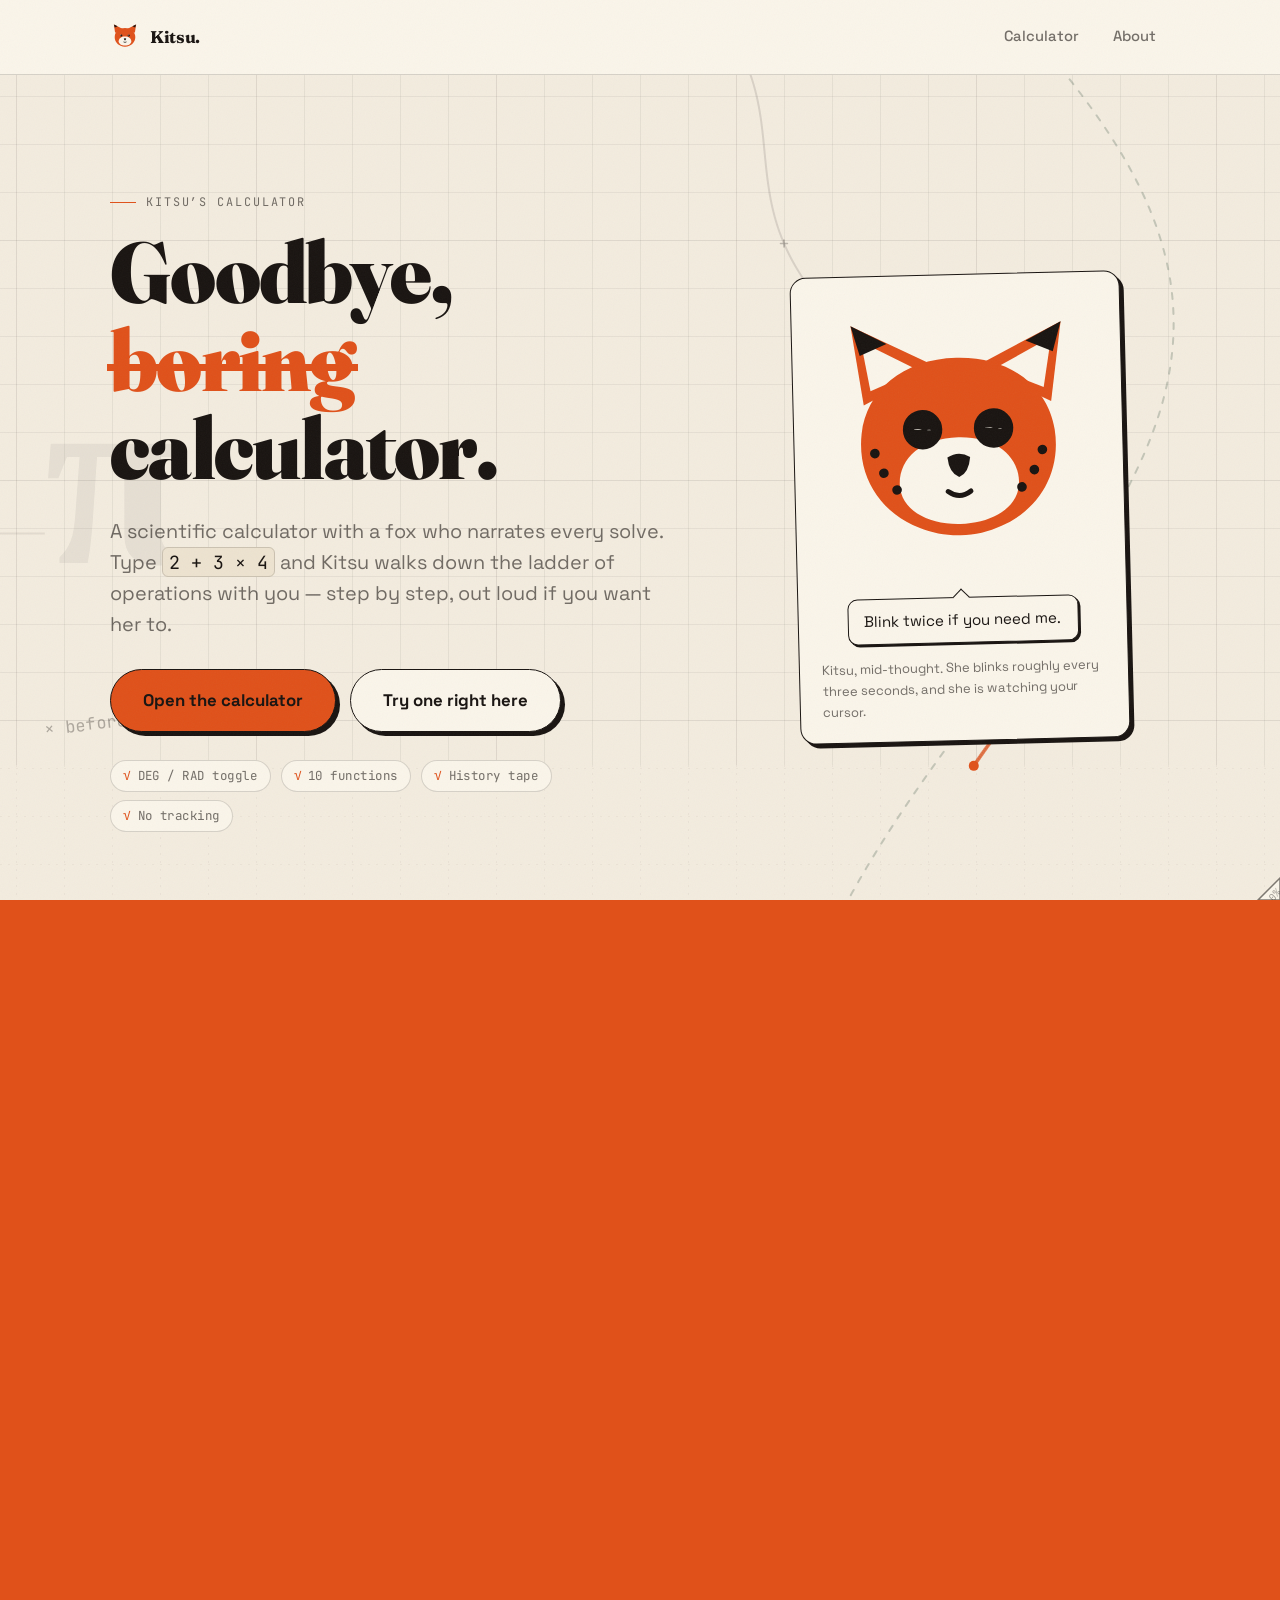
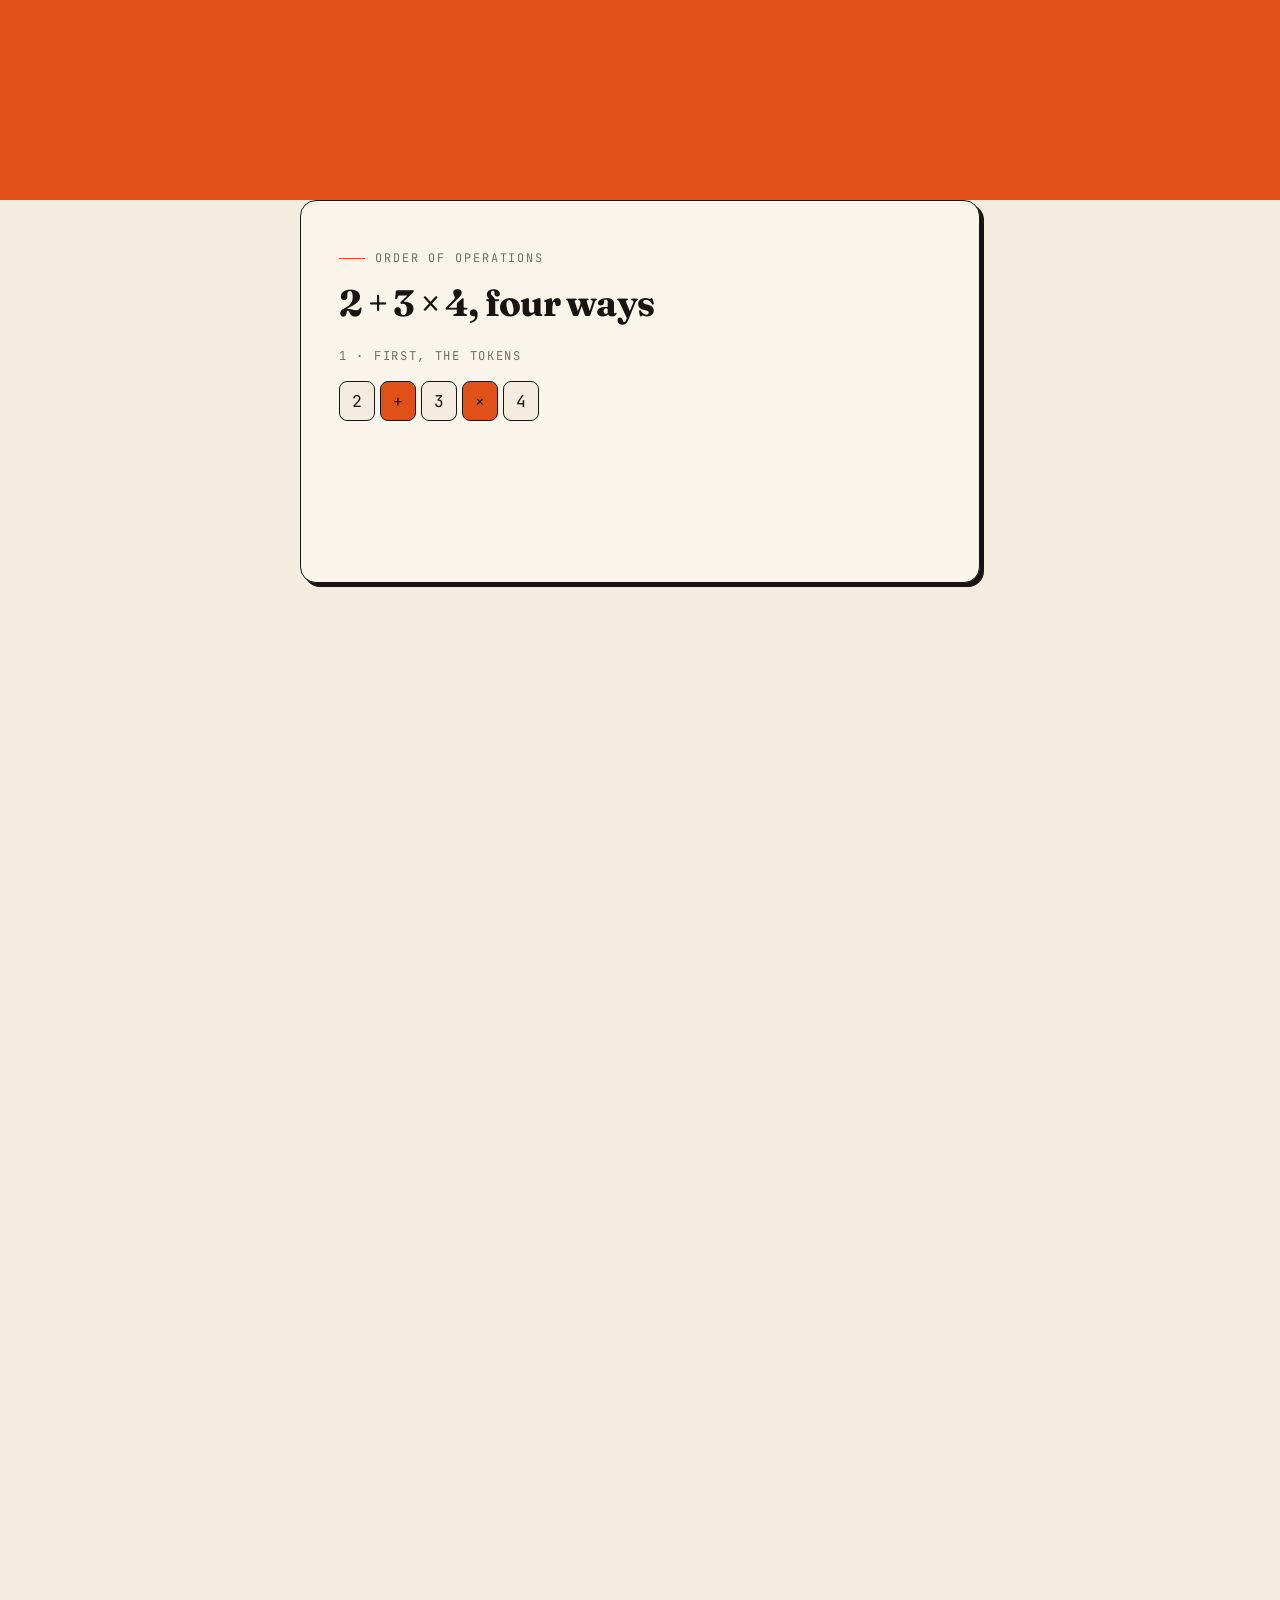
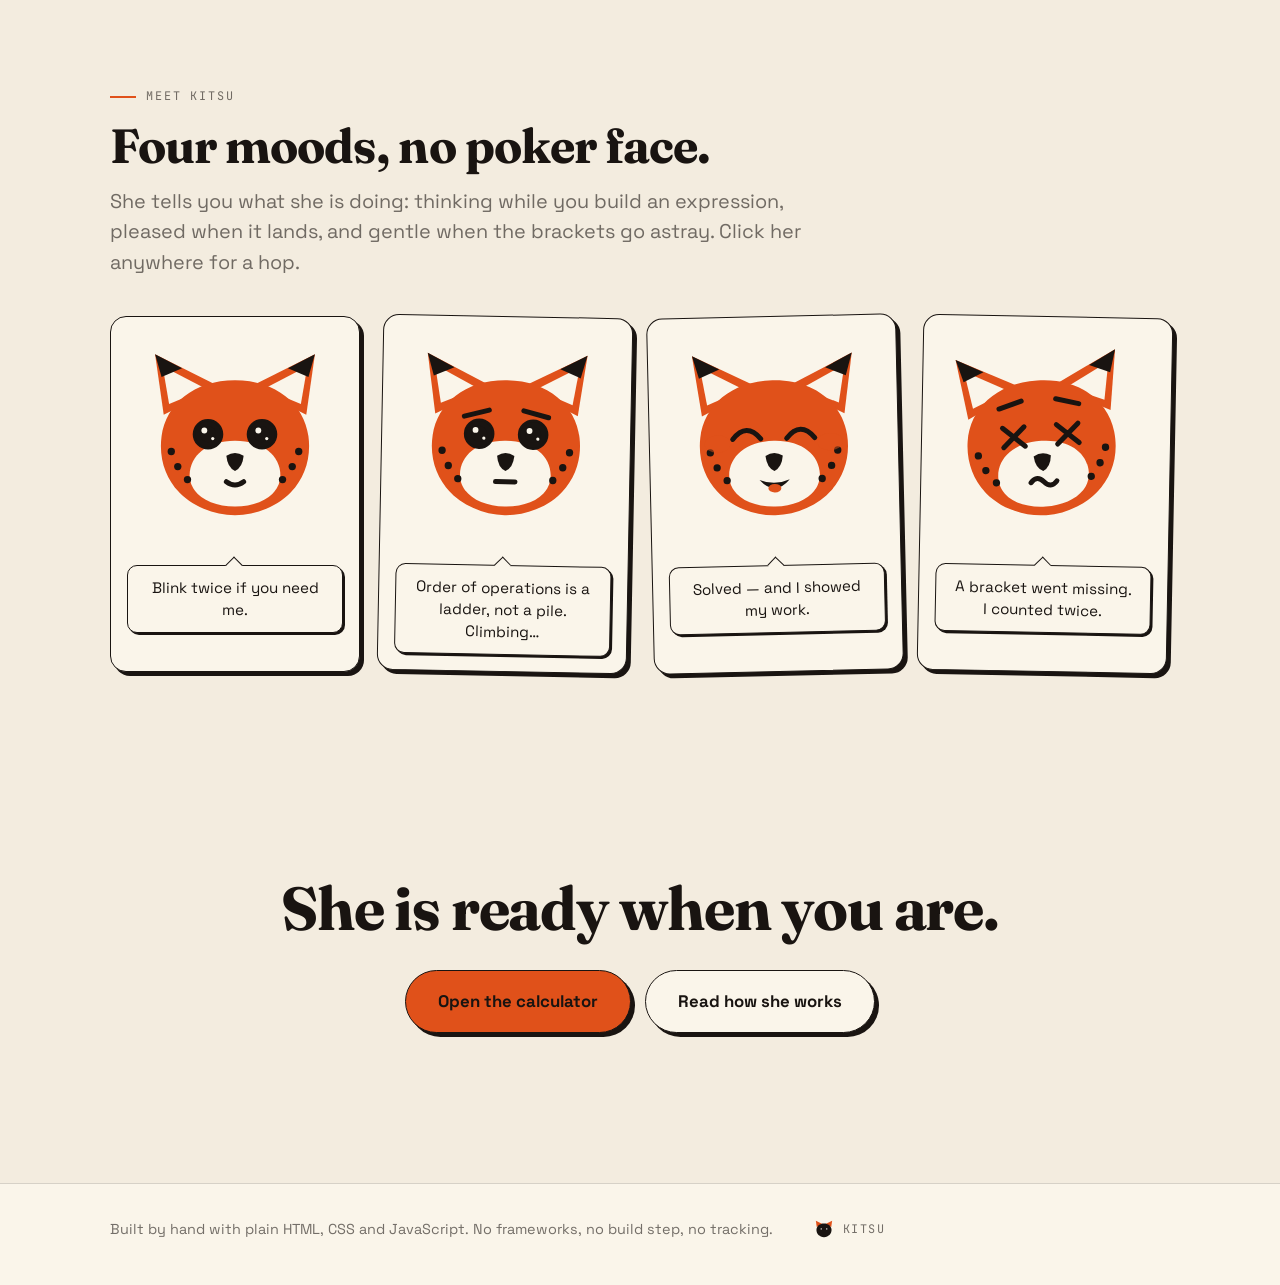
<file: index.html>
<!doctype html>
<html lang="en">
<head>
<meta charset="utf-8">
<meta name="viewport" content="width=device-width, initial-scale=1">
<title>Kitsu — a scientific calculator that shows its work</title>
<meta name="description" content="A scientific calculator with a fox who narrates every solve. Order of operations explained out loud, a DEG/RAD toggle, a history tape and keyboard shortcuts.">
<meta name="theme-color" content="#F3ECDF">
<link rel="canonical" href="https://haha-lol-calculator.onrender.com/">
<meta property="og:type" content="website">
<meta property="og:site_name" content="Kitsu">
<meta property="og:title" content="Kitsu — a scientific calculator that shows its work">
<meta property="og:description" content="Goodbye, boring calculator. A fox named Kitsu narrates every solve, step by step.">
<meta property="og:url" content="https://haha-lol-calculator.onrender.com/">
<meta property="og:image" content="https://haha-lol-calculator.onrender.com/assets/img/og-kitsu.png">
<meta name="twitter:card" content="summary_large_image">
<meta name="twitter:title" content="Kitsu — a scientific calculator that shows its work">
<meta name="twitter:description" content="Goodbye, boring calculator. A fox named Kitsu narrates every solve, step by step.">
<meta name="twitter:image" content="https://haha-lol-calculator.onrender.com/assets/img/og-kitsu.png">
<link rel="icon" href="assets/img/fox.svg" type="image/svg+xml">
<link rel="preconnect" href="https://fonts.googleapis.com">
<link rel="preconnect" href="https://fonts.gstatic.com" crossorigin>
<link rel="stylesheet" href="https://fonts.googleapis.com/css2?family=Fraunces:opsz,wght@9..144,500;9..144,700;9..144,900&family=JetBrains+Mono:wght@400;500;700&family=Space+Grotesk:wght@400;500;700&display=swap">
<link rel="stylesheet" href="assets/css/tokens.css">
<link rel="stylesheet" href="assets/css/base.css">
<style>
/* These rules used to sit in a @media (max-width: 860px) block in tokens.css,
   which every page links. They style components that exist only on this page, so
   they live here now: base.css is the shared layer, and nothing about the landing
   page leaks into calc.html or about.html.
   Moved verbatim — same selectors, same values, nothing rewritten. */

/* ==========================================================================
   landing — narrow screens
   ========================================================================== */

@media (max-width: 860px) {
  .hero {
    grid-template-columns: 1fr;
    padding-top: 40px;
  }

  .hero__fox { max-width: 260px; justify-self: start; }
  .hero__title { max-width: 100%; }
}

@media (max-width: 860px) {
  .beat { grid-template-columns: minmax(0, 1fr); }
  .gallery { grid-template-columns: repeat(2, minmax(0, 1fr)); }
  .math { height: 320vh; }
  /* the closer stays a plain block on a phone: a sticky, opaque bar pinned to the
     bottom of the viewport covered a third of the screen and hid the paper behind it */
  .closer { padding-block: clamp(50px, 12vw, 78px); }
}

/* .gallery is the same component, so its 420px step moves with the 860px one.
   If it stayed in tokens.css it would load first and the 860px rule above —
   which also matches below 420px — would win, and the gallery would stay two
   columns on the narrowest phones. */
@media (max-width: 420px) {
  .gallery { grid-template-columns: minmax(0, 1fr); }
}
</style>
<script>document.documentElement.className += ' js';</script>
</head>
<body>
<a class="skip" href="#main">Skip to content</a>
<div class="grain" aria-hidden="true"></div>

<header class="mast">
  <div class="wrap mast__in">
    <a class="brand" href="index.html">
      <svg viewBox="0 0 200 200" aria-hidden="true" focusable="false">
        <path fill="#E0511A" d="M34 72 L26 16 L86 46 Z"/>
        <path fill="#E0511A" d="M166 72 L174 16 L114 46 Z"/>
        <path fill="#191411" d="M26 16 L32 37 L51 29 Z"/>
        <path fill="#191411" d="M174 16 L168 37 L149 29 Z"/>
        <path fill="#E0511A" d="M100 40 C138 40 164 62 168 92 C172 122 156 148 129 159 C120 163 110 165 100 165 C90 165 80 163 71 159 C44 148 28 122 32 92 C36 62 62 40 100 40 Z"/>
        <path fill="#FAF5EA" d="M100 96 C126 96 142 110 142 128 C142 146 123 157 100 157 C77 157 58 146 58 128 C58 110 74 96 100 96 Z"/>
        <circle fill="#191411" cx="75" cy="90" r="7.4"/>
        <circle fill="#191411" cx="125" cy="90" r="7.4"/>
        <circle fill="#FAF5EA" cx="71.6" cy="86.6" r="2.7"/>
        <circle fill="#FAF5EA" cx="121.6" cy="86.6" r="2.7"/>
        <path fill="#191411" d="M92 110 Q100 105 108 110 Q107 121 100 124 Q93 121 92 110 Z"/>
        <path fill="none" stroke="#191411" stroke-width="5" stroke-linecap="round" d="M92 134 Q100 140 108 134"/>
      </svg>
      <span>Kitsu<b>.</b></span>
    </a>
    <nav class="nav" aria-label="Main">
      <a href="calc.html">Calculator</a>
      <a href="about.html">About</a>
    </nav>
  </div>
</header>

<main id="main" class="page">

  <section class="hero wrap">
    <div class="hero__copy">
      <p class="eyebrow">Kitsu&rsquo;s calculator</p>
      <h1 class="hero__title">Goodbye, <span class="strike">boring</span> calculator.</h1>
      <p class="lede">A scientific calculator with a fox who narrates every solve.
        Type <span class="mono">2 + 3 &times; 4</span> and Kitsu walks down the ladder of
        operations with you — step by step, out loud if you want her to.</p>
      <p class="hero__cta">
        <a class="btn btn--fox btn--lg" href="calc.html">Open the calculator</a>
        <a class="btn btn--lg" href="#minipad">Try one right here</a>
      </p>
      <ul class="ticks">
        <li>DEG / RAD toggle</li>
        <li>10 functions</li>
        <li>History tape</li>
        <li>No tracking</li>
      </ul>
    </div>
    <figure class="hero__fox" data-reveal>
      <div data-kitsu="hero" data-line="Blink twice if you need me."></div>
      <figcaption class="hero__cap">Kitsu, mid-thought. She blinks roughly every three seconds, and she is watching your cursor.</figcaption>
    </figure>
  </section>

  <section class="beat wrap" id="minipad" data-reveal>
    <div class="beat__copy">
      <p class="eyebrow">Not a screenshot</p>
      <h2>Three keys. Real answers.</h2>
      <p class="lede">These are the actual engine, the actual narrator. Press one and
        watch her show her work.</p>
    </div>

    <div class="minipad">
      <button type="button" class="key key--big" data-go="7 &times; 8">7 &times; 8</button>
      <button type="button" class="key key--big" data-go="2 + 3 &times; 4">2 + 3 &times; 4</button>
      <button type="button" class="key key--big" data-go="sin(30)">sin(30)</button>
    </div>

    <div class="minipad__screen card">
      <p class="minipad__expr" data-pad-expr>Pick a key</p>
      <output class="minipad__val" data-pad-out aria-live="polite">Kitsu is waiting</output>
      <ol class="minipad__steps" data-pad-steps></ol>
    </div>
  </section>

  <section class="math" id="story">
    <div class="math__sticky">
      <div class="math__card card">
        <p class="eyebrow">Order of operations</p>
        <h2 class="math__title">2 + 3 &times; 4, four ways</h2>
        <ol class="math__stages" data-stages>
          <li class="math__stage is-on" data-stage="0">
            <p class="math__label">1 &middot; first, the tokens</p>
            <p class="math__tokens" data-tokens></p>
          </li>
          <li class="math__stage" data-stage="1">
            <p class="math__label">2 &middot; then the tree</p>
            <pre class="math__tree" data-tree></pre>
          </li>
          <li class="math__stage" data-stage="2">
            <p class="math__label">3 &middot; then the climb</p>
            <ol class="math__steps" data-steps></ol>
          </li>
          <li class="math__stage" data-stage="3">
            <p class="math__label">4 &middot; and the answer</p>
            <p class="math__answer" data-answer>14</p>
            <p class="math__aside" data-aside></p>
          </li>
        </ol>
      </div>
    </div>
  </section>

  <section class="beat wrap" id="kitsu" data-reveal>
    <div class="beat__copy">
      <p class="eyebrow">Meet Kitsu</p>
      <h2>Four moods, no poker face.</h2>
      <p class="lede">She tells you what she is doing: thinking while you build an
        expression, pleased when it lands, and gentle when the brackets go astray.
        Click her anywhere for a hop.</p>
    </div>
    <div class="gallery">
      <figure class="moodcard" data-kitsu="m-idle" data-static data-mood="idle"
              data-line="Blink twice if you need me.">
        <figcaption><b>idle</b> waiting for something to climb</figcaption>
      </figure>
      <figure class="moodcard" data-kitsu="m-think" data-static data-mood="think"
              data-line="Order of operations is a ladder, not a pile. Climbing…">
        <figcaption><b>think</b> mid-expression</figcaption>
      </figure>
      <figure class="moodcard" data-kitsu="m-happy" data-static data-mood="happy"
              data-line="Solved — and I showed my work.">
        <figcaption><b>happy</b> it landed</figcaption>
      </figure>
      <figure class="moodcard" data-kitsu="m-oops" data-static data-mood="oops"
              data-line="A bracket went missing. I counted twice.">
        <figcaption><b>oops</b> a bracket wandered off</figcaption>
      </figure>
    </div>
  </section>

  <section class="closer wrap" data-reveal>
    <h2 class="closer__title">She is ready when you are.</h2>
    <p class="closer__cta">
      <a class="btn btn--fox btn--lg" href="calc.html" data-wipe>Open the calculator</a>
      <a class="btn btn--lg" href="about.html">Read how she works</a>
    </p>
  </section>

</main>

<footer class="foot">
  <div class="wrap foot__in">
    <p>Built by hand with plain HTML, CSS and JavaScript. No frameworks, no build step, no tracking.</p>
    <p class="foot__seal">
      <svg viewBox="0 0 200 200" aria-hidden="true" focusable="false">
        <path fill="#E0511A" d="M34 72 L26 16 L86 46 Z"/>
        <path fill="#E0511A" d="M166 72 L174 16 L114 46 Z"/>
        <path fill="#191411" d="M100 40 C138 40 164 62 168 92 C172 122 156 148 129 159 C120 163 110 165 100 165 C90 165 80 163 71 159 C44 148 28 122 32 92 C36 62 62 40 100 40 Z"/>
        <circle fill="#FAF5EA" cx="75" cy="90" r="6.5"/>
        <circle fill="#FAF5EA" cx="125" cy="90" r="6.5"/>
      </svg>
      Kitsu
    </p>
  </div>
</footer>

<div class="wipe" data-wipe-layer><span class="wipe__mark" aria-hidden="true">Kitsu</span><button type="button" class="wipe__cancel" data-wipe-cancel>Cancel</button></div>

<script src="assets/js/fox.js" defer></script>
<script src="assets/js/engine.js" defer></script>
<script src="assets/js/story.js" defer></script>
<script src="assets/js/background.js" defer></script>
<script>
/* The QA gate is never shipped to a visitor. It attaches on demand — only when
   the page is opened with ?selftest — so window.HAHA.test() exists in the
   console for whoever is checking the build, and costs a normal visit nothing. */
if (/[?&]selftest\b/.test(location.search)) {
  document.write('<script src="assets/js/selftest.js"><\/script>');
}
</script>
</body>
</html>
</file>
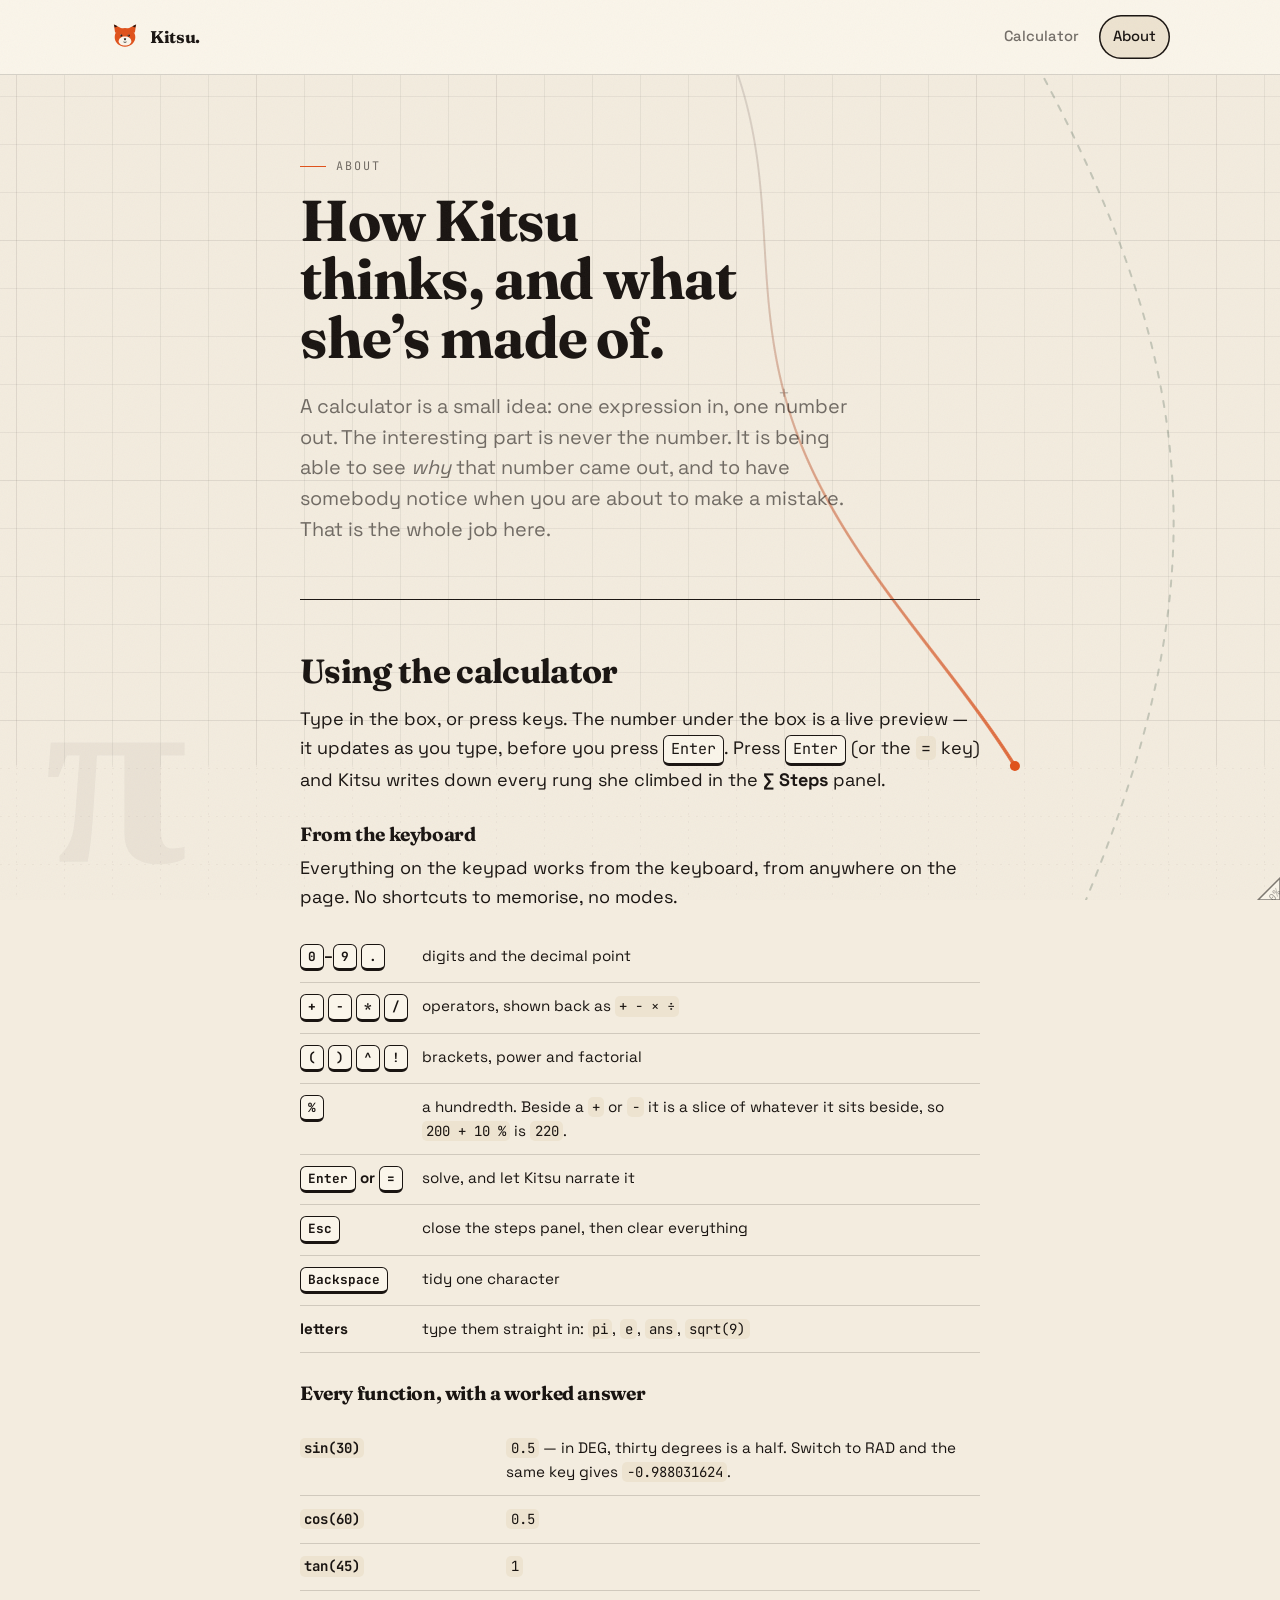
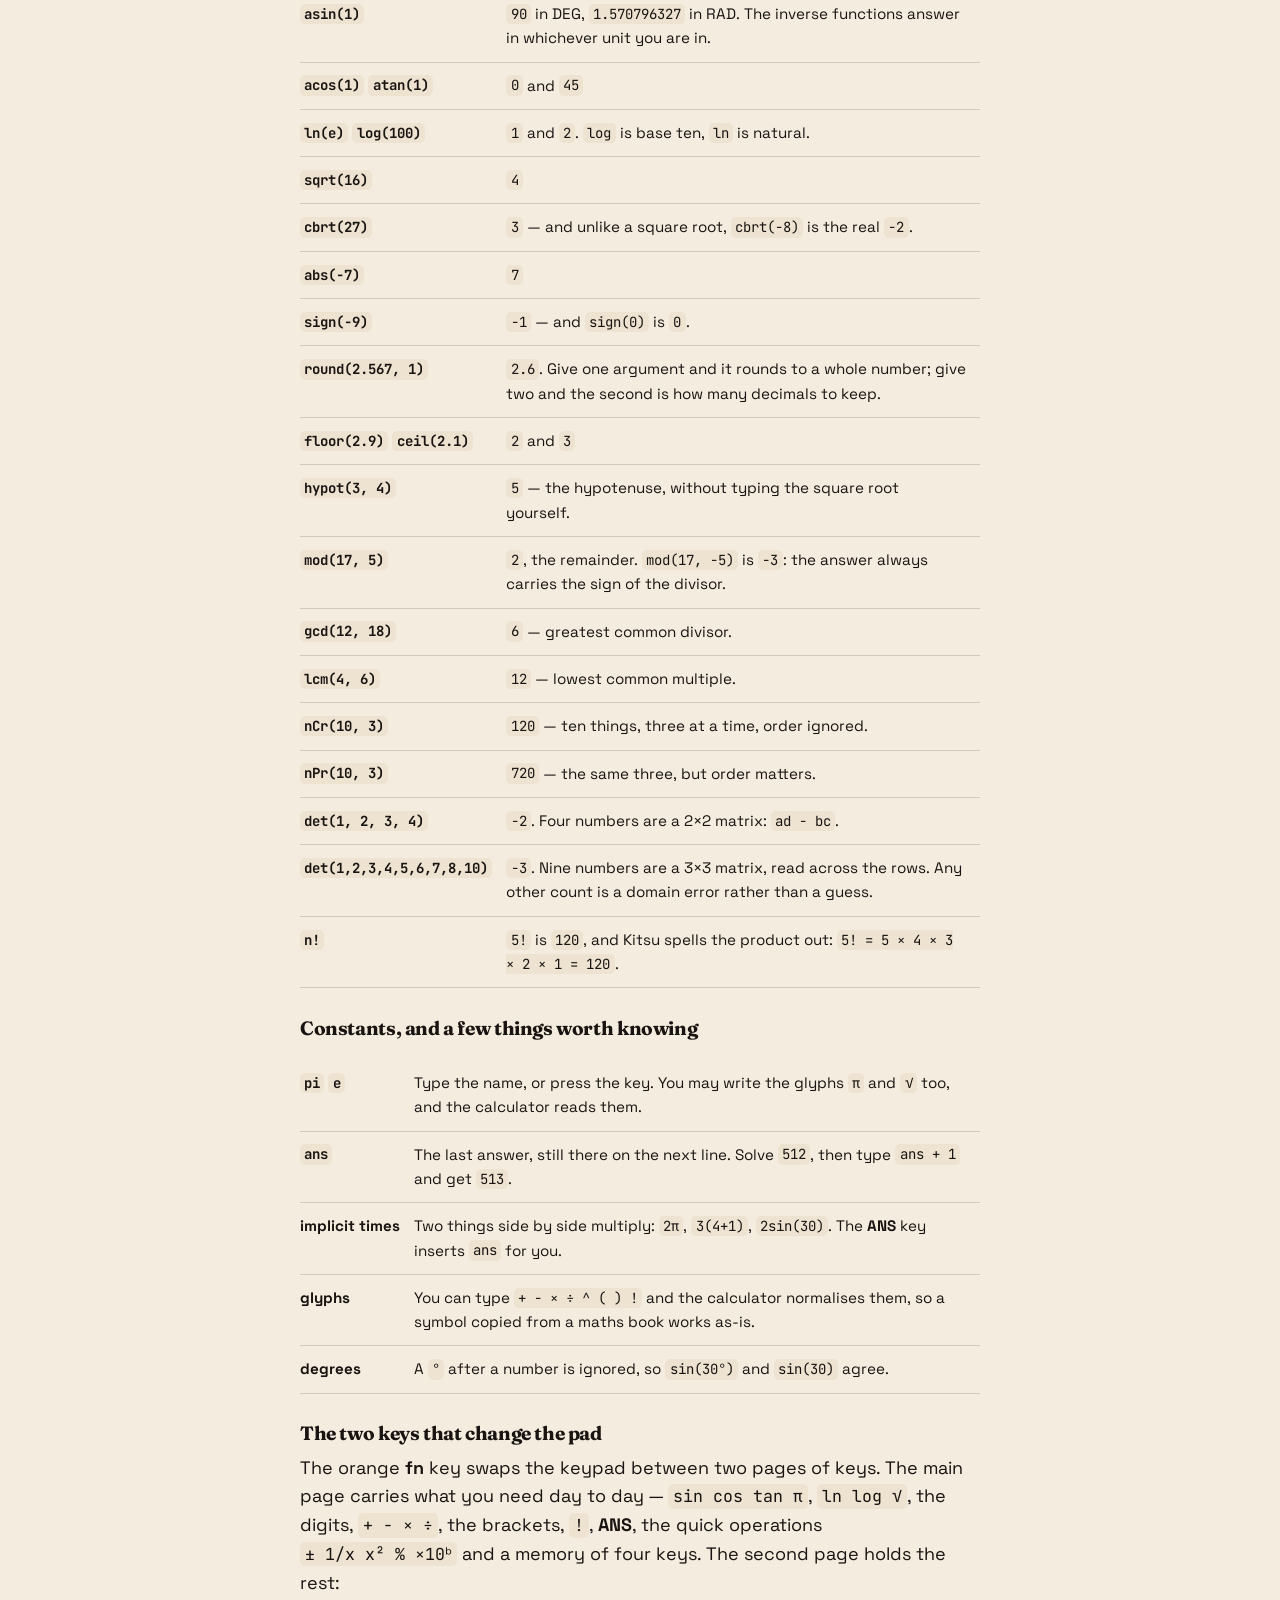
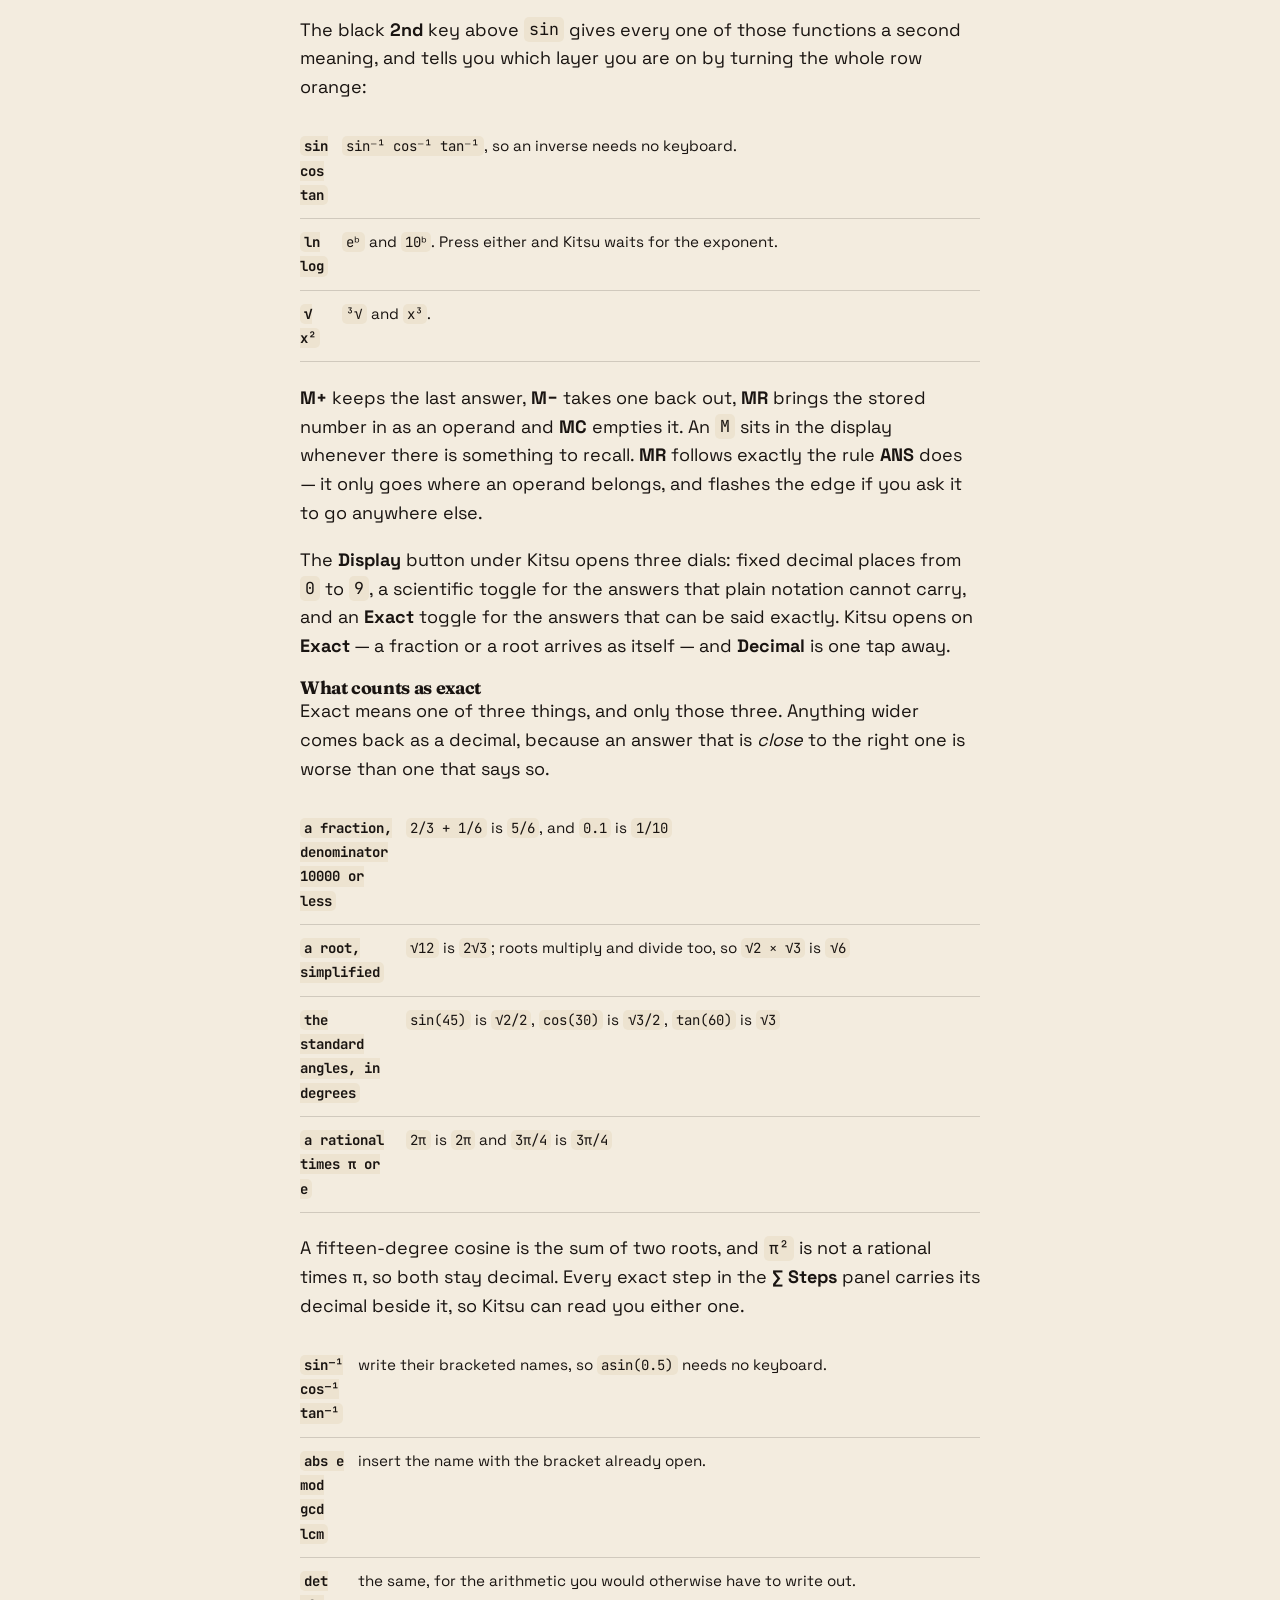
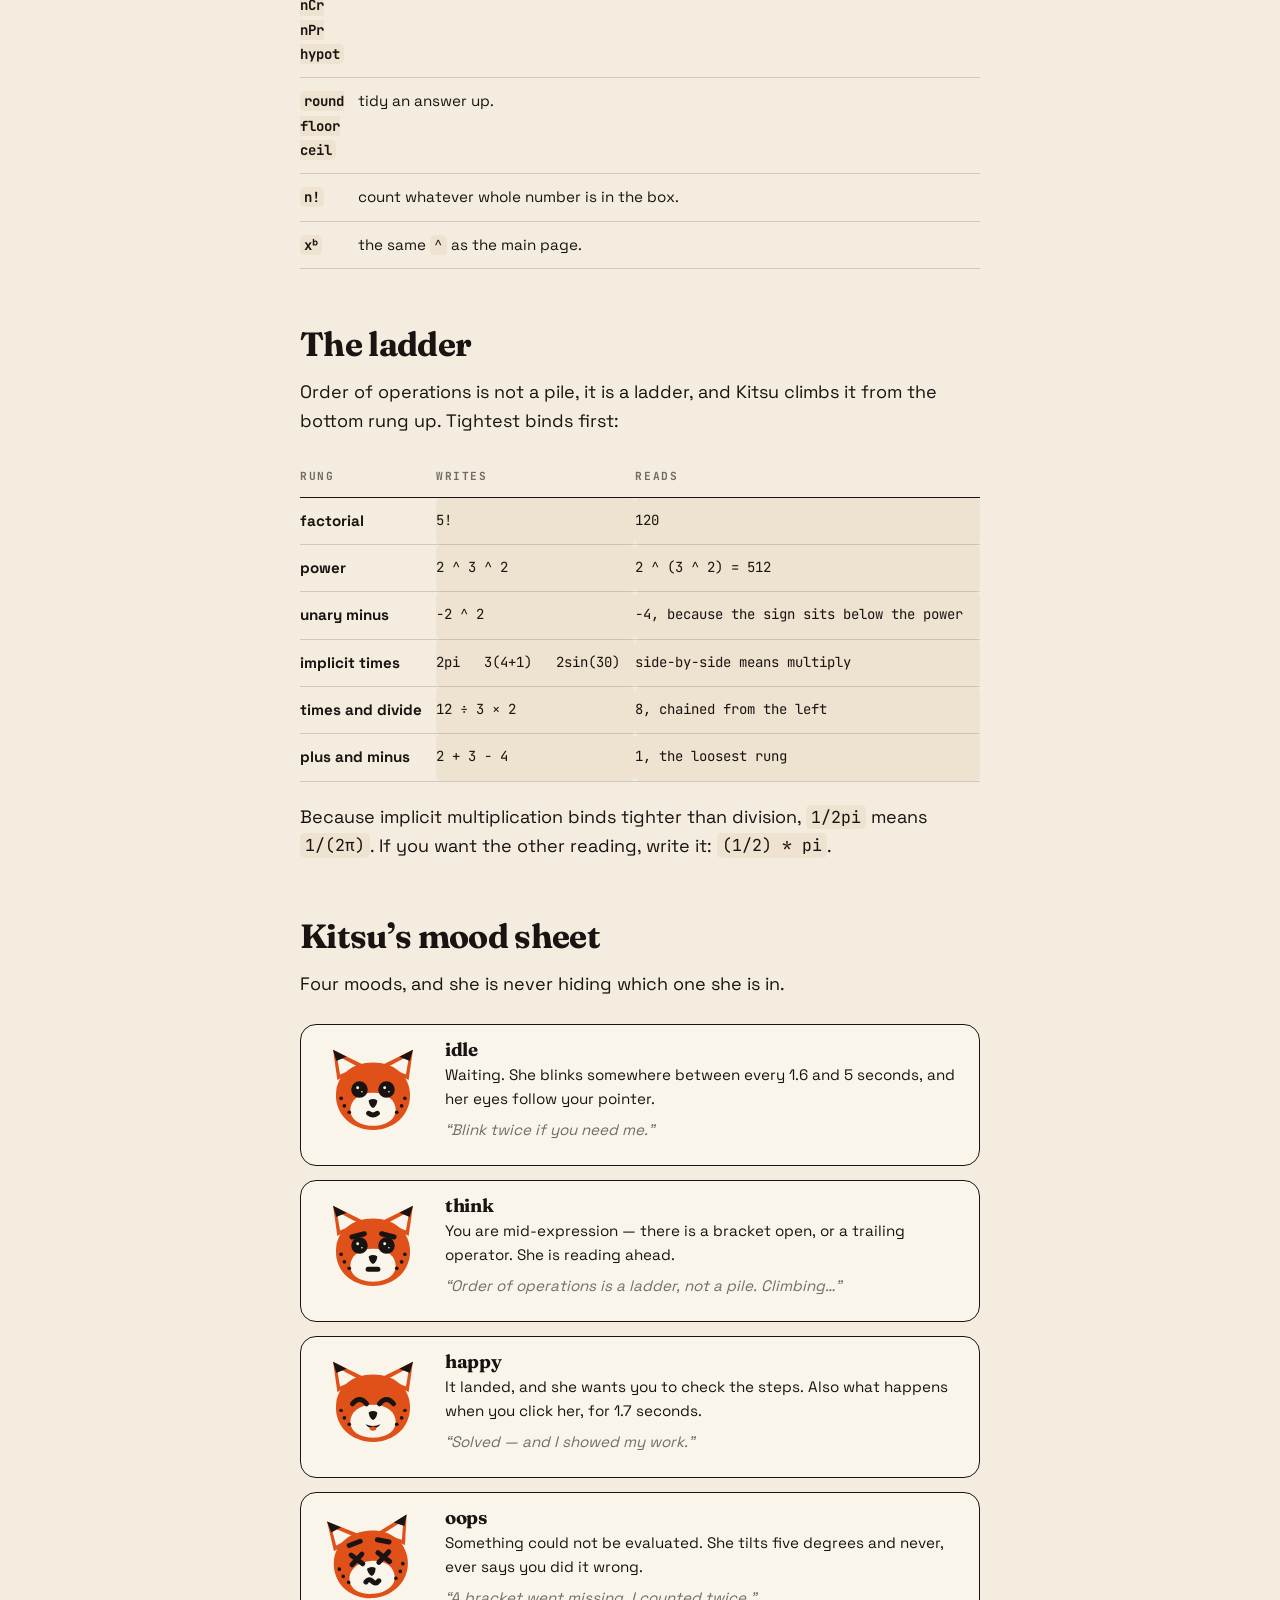
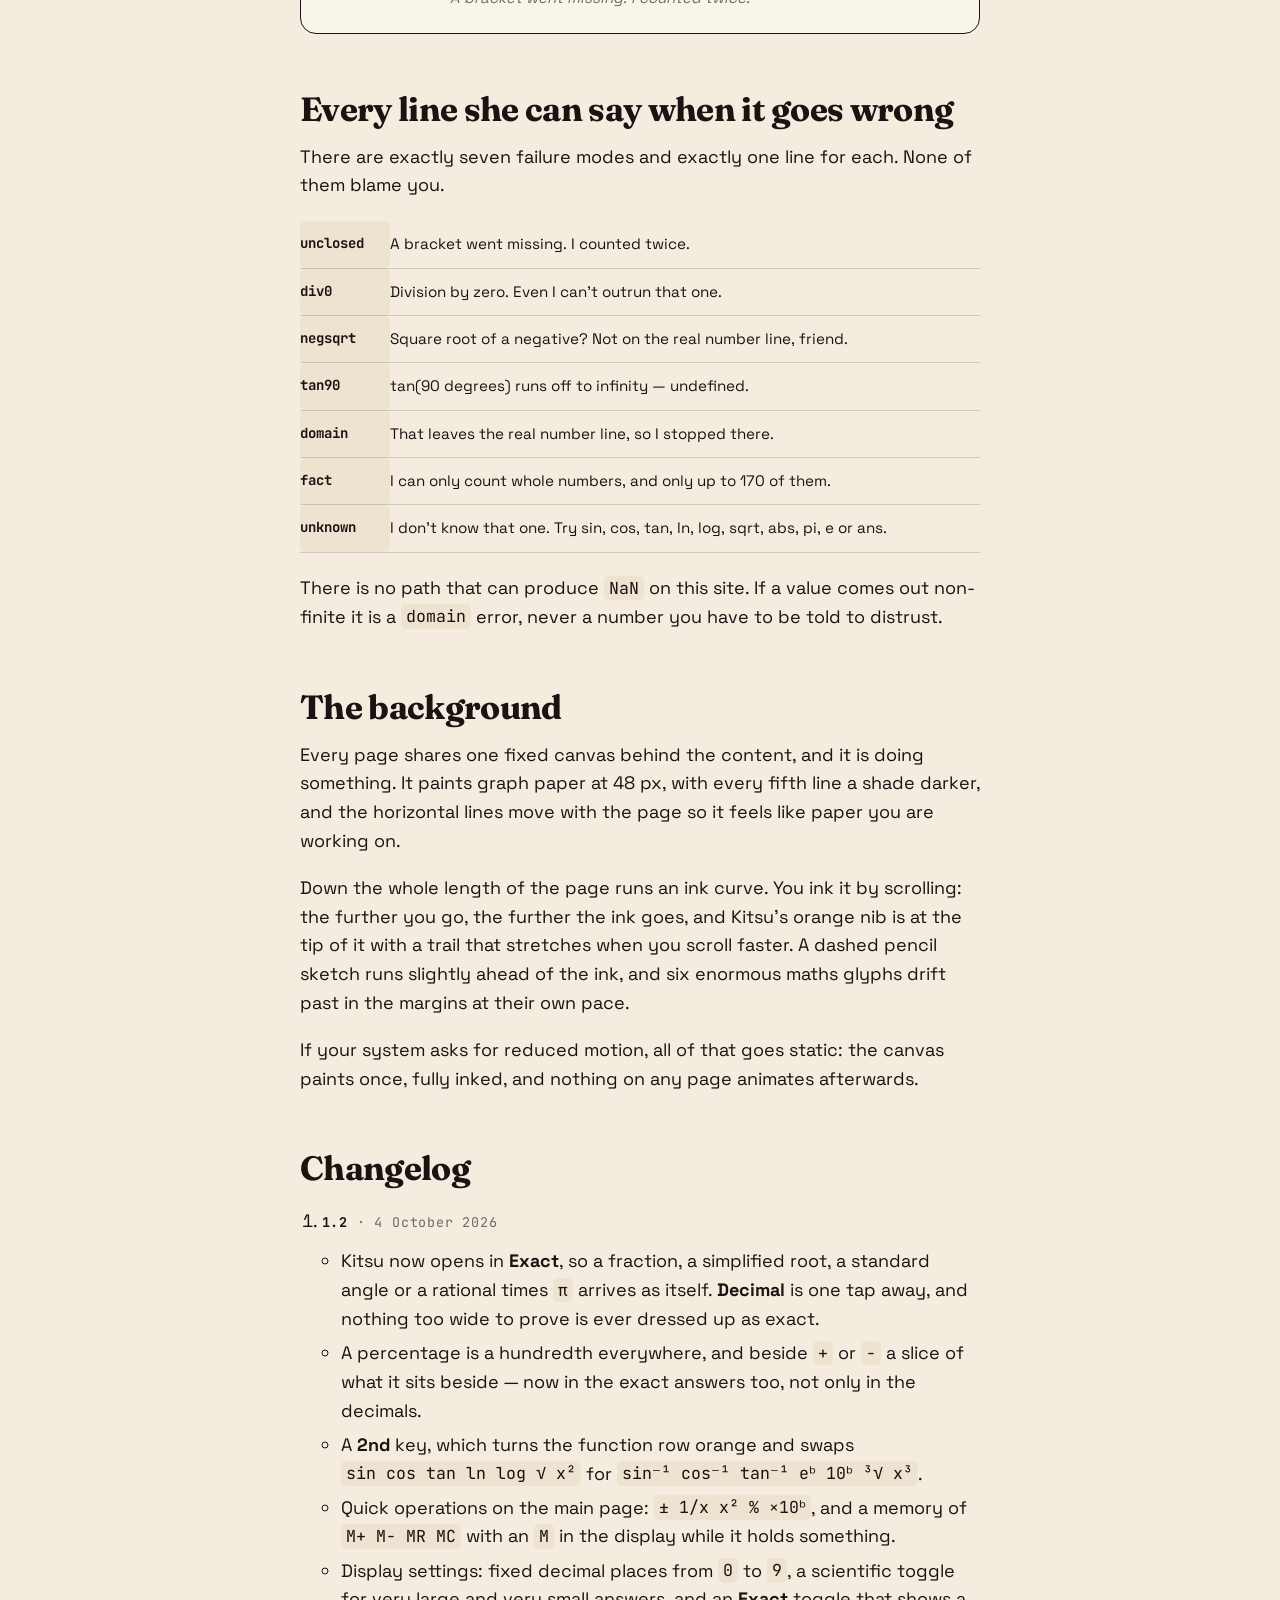
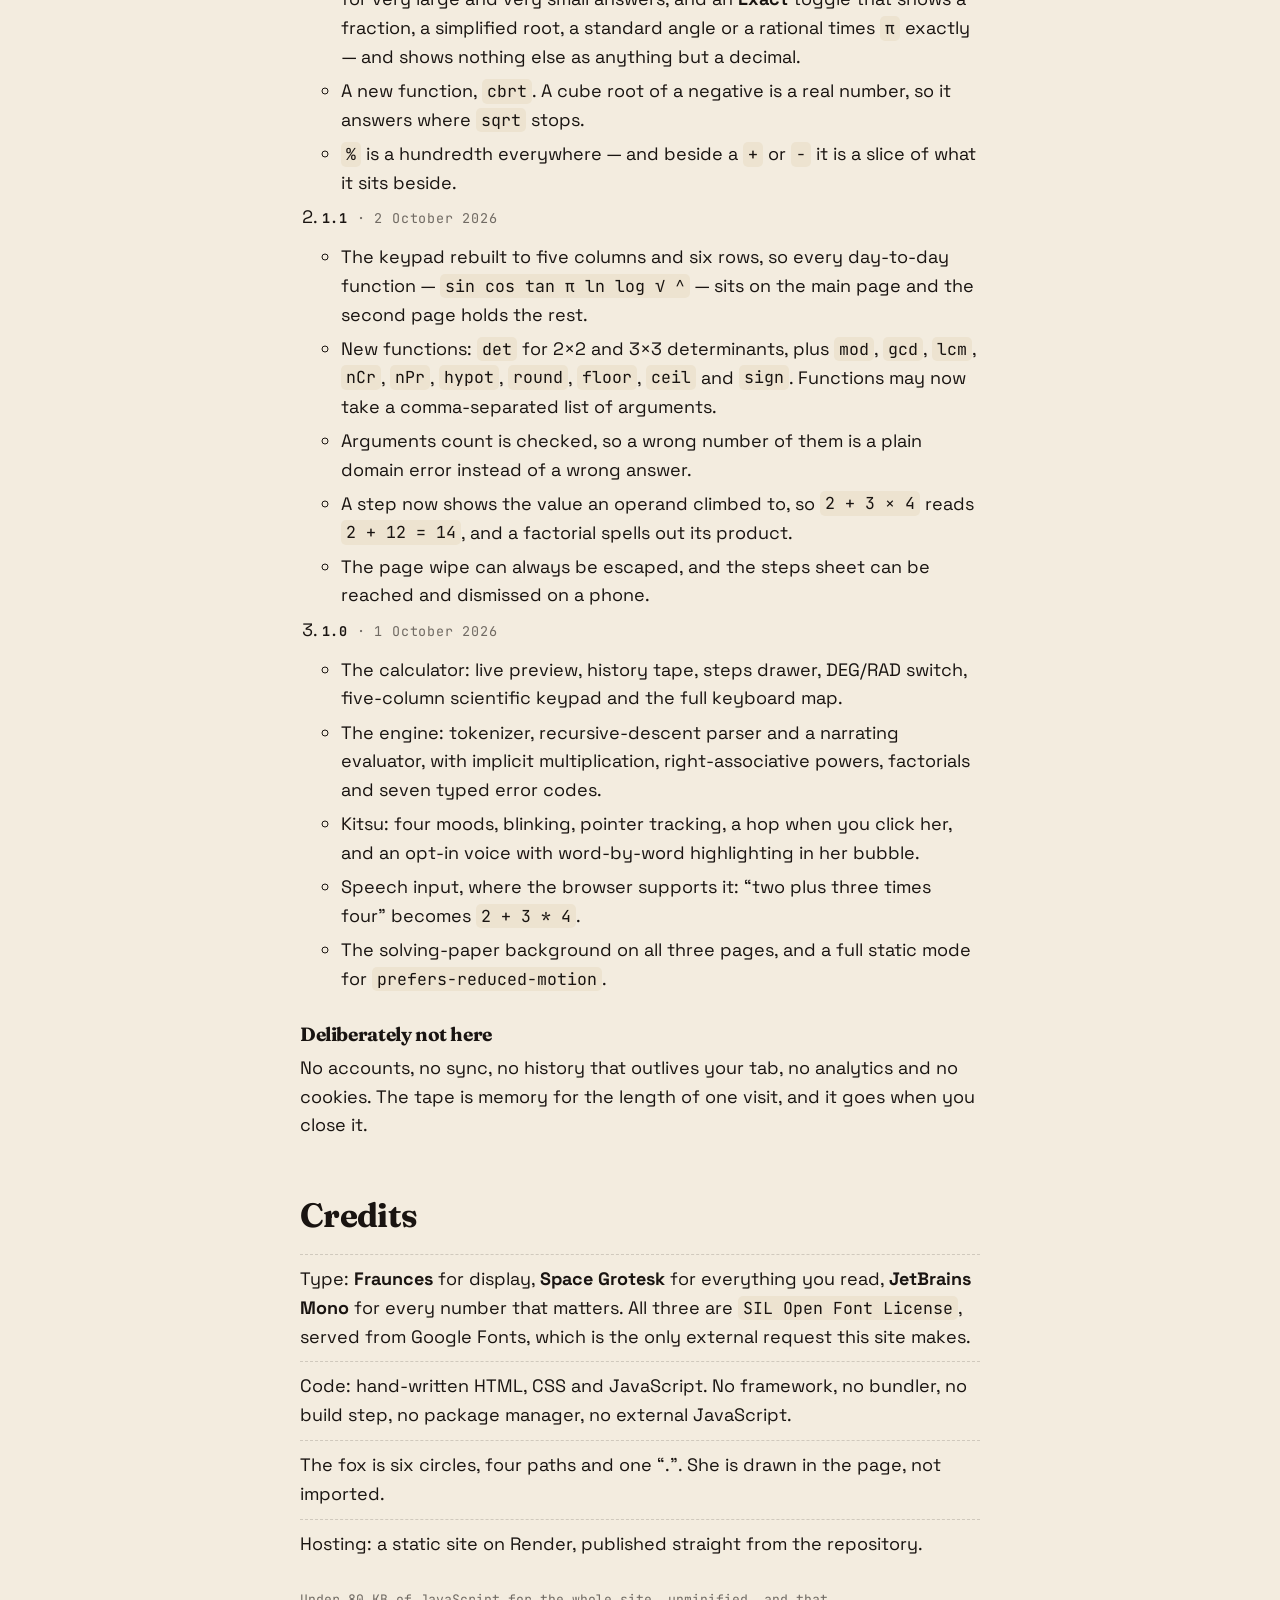
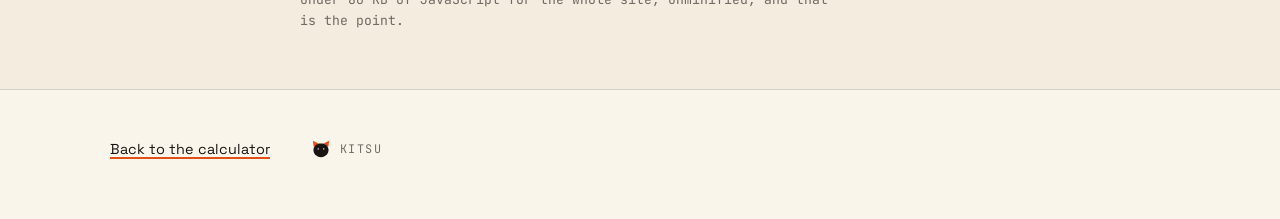
<file: about.html>
<!doctype html>
<html lang="en">
<head>
<meta charset="utf-8">
<meta name="viewport" content="width=device-width, initial-scale=1">
<title>About — Kitsu</title>
<meta name="description" content="How Kitsu's calculator works: the ladder of operations, the keyboard map, her four moods, every error line she says, and what the site is built from.">
<meta name="theme-color" content="#F3ECDF">
<link rel="canonical" href="https://haha-lol-calculator.onrender.com/about.html">
<meta property="og:type" content="website">
<meta property="og:site_name" content="Kitsu">
<meta property="og:title" content="About — Kitsu">
<meta property="og:description" content="The ladder, the keyboard map, Kitsu's four moods and every line she says when something goes wrong.">
<meta property="og:url" content="https://haha-lol-calculator.onrender.com/about.html">
<meta property="og:image" content="https://haha-lol-calculator.onrender.com/assets/img/og-kitsu.png">
<meta name="twitter:card" content="summary_large_image">
<meta name="twitter:title" content="About — Kitsu">
<meta name="twitter:description" content="The ladder, the keyboard map, Kitsu's four moods and every line she says when something goes wrong.">
<meta name="twitter:image" content="https://haha-lol-calculator.onrender.com/assets/img/og-kitsu.png">
<link rel="icon" href="assets/img/fox.svg" type="image/svg+xml">
<link rel="preconnect" href="https://fonts.googleapis.com">
<link rel="preconnect" href="https://fonts.gstatic.com" crossorigin>
<link rel="stylesheet" href="https://fonts.googleapis.com/css2?family=Fraunces:opsz,wght@9..144,500;9..144,700;9..144,900&family=JetBrains+Mono:wght@400;500;700&family=Space+Grotesk:wght@400;500;700&display=swap">
<link rel="stylesheet" href="assets/css/tokens.css">
<link rel="stylesheet" href="assets/css/base.css">
<style>
/* This rule used to sit in a @media (max-width: 520px) block in tokens.css, which
   every page links. .sheet__row, .sheet__fox, .ladder and .keys exist only on
   this page, so the block lives here now and nothing about this page reaches
   index.html or calc.html. Moved verbatim — same selectors, same values. */

@media (max-width: 520px) {
  .sheet__row { grid-template-columns: 76px minmax(0, 1fr); gap: 14px; padding: 14px; }
  .sheet__fox { width: 76px; }
  .ladder, .keys { font-size: .88rem; }
}
</style>
<script>document.documentElement.className += ' js';</script>
</head>
<body>
<a class="skip" href="#main">Skip to content</a>
<div class="grain" aria-hidden="true"></div>

<header class="mast">
  <div class="wrap mast__in">
    <a class="brand" href="index.html">
      <svg viewBox="0 0 200 200" aria-hidden="true" focusable="false">
        <path fill="#E0511A" d="M34 72 L26 16 L86 46 Z"/>
        <path fill="#E0511A" d="M166 72 L174 16 L114 46 Z"/>
        <path fill="#191411" d="M26 16 L32 37 L51 29 Z"/>
        <path fill="#191411" d="M174 16 L168 37 L149 29 Z"/>
        <path fill="#E0511A" d="M100 40 C138 40 164 62 168 92 C172 122 156 148 129 159 C120 163 110 165 100 165 C90 165 80 163 71 159 C44 148 28 122 32 92 C36 62 62 40 100 40 Z"/>
        <path fill="#FAF5EA" d="M100 96 C126 96 142 110 142 128 C142 146 123 157 100 157 C77 157 58 146 58 128 C58 110 74 96 100 96 Z"/>
        <circle fill="#191411" cx="75" cy="90" r="7.4"/>
        <circle fill="#191411" cx="125" cy="90" r="7.4"/>
        <circle fill="#FAF5EA" cx="71.6" cy="86.6" r="2.7"/>
        <circle fill="#FAF5EA" cx="121.6" cy="86.6" r="2.7"/>
        <path fill="#191411" d="M92 110 Q100 105 108 110 Q107 121 100 124 Q93 121 92 110 Z"/>
        <path fill="none" stroke="#191411" stroke-width="5" stroke-linecap="round" d="M92 134 Q100 140 108 134"/>
      </svg>
      <span>Kitsu<b>.</b></span>
    </a>
    <nav class="nav" aria-label="Main">
      <a href="calc.html">Calculator</a>
      <a href="about.html" aria-current="page">About</a>
    </nav>
  </div>
</header>

<main id="main" class="page doc wrap wrap--tight">

  <header class="doc__head">
    <p class="eyebrow">About</p>
    <h1>How Kitsu thinks, and what she&rsquo;s made of.</h1>
    <p class="lede">A calculator is a small idea: one expression in, one number out.
      The interesting part is never the number. It is being able to see
      <em>why</em> that number came out, and to have somebody notice when you
      are about to make a mistake. That is the whole job here.</p>
  </header>

  <hr class="rule">

  <section class="doc__section" data-reveal id="guide">
    <h2>Using the calculator</h2>
    <p>Type in the box, or press keys. The number under the box is a live
      preview &mdash; it updates as you type, before you press
      <kbd>Enter</kbd>. Press <kbd>Enter</kbd> (or the <span class="m">=</span>
      key) and Kitsu writes down every rung she climbed in the
      <b>&sum; Steps</b> panel.</p>

    <h3>From the keyboard</h3>
    <p>Everything on the keypad works from the keyboard, from anywhere on the
      page. No shortcuts to memorise, no modes.</p>
    <table class="keys">
      <caption class="vh">Keyboard map</caption>
      <tbody>
        <tr><th scope="row"><kbd>0</kbd>&ndash;<kbd>9</kbd> <kbd>.</kbd></th><td>digits and the decimal point</td></tr>
        <tr><th scope="row"><kbd>+</kbd> <kbd>&minus;</kbd> <kbd>*</kbd> <kbd>/</kbd></th><td>operators, shown back as <span class="m">+ &minus; &times; &divide;</span></td></tr>
        <tr><th scope="row"><kbd>(</kbd> <kbd>)</kbd> <kbd>^</kbd> <kbd>!</kbd></th><td>brackets, power and factorial</td></tr>
        <tr><th scope="row"><kbd>%</kbd></th><td>a hundredth. Beside a <span class="m">+</span> or <span class="m">&minus;</span> it is a slice of whatever it sits beside, so <span class="m">200 + 10 %</span> is <span class="m">220</span>.</td></tr>
        <tr><th scope="row"><kbd>Enter</kbd> or <kbd>=</kbd></th><td>solve, and let Kitsu narrate it</td></tr>
        <tr><th scope="row"><kbd>Esc</kbd></th><td>close the steps panel, then clear everything</td></tr>
        <tr><th scope="row"><kbd>Backspace</kbd></th><td>tidy one character</td></tr>
        <tr><th scope="row">letters</th><td>type them straight in: <span class="m">pi</span>, <span class="m">e</span>, <span class="m">ans</span>, <span class="m">sqrt(9)</span></td></tr>
      </tbody>
    </table>

    <h3>Every function, with a worked answer</h3>
    <table class="keys">
      <caption class="vh">Functions and worked examples</caption>
      <tbody>
        <tr><th scope="row"><span class="m">sin(30)</span></th><td><span class="m">0.5</span> &mdash; in DEG, thirty degrees is a half. Switch to RAD and the same key gives <span class="m">-0.988031624</span>.</td></tr>
        <tr><th scope="row"><span class="m">cos(60)</span></th><td><span class="m">0.5</span></td></tr>
        <tr><th scope="row"><span class="m">tan(45)</span></th><td><span class="m">1</span></td></tr>
        <tr><th scope="row"><span class="m">asin(1)</span></th><td><span class="m">90</span> in DEG, <span class="m">1.570796327</span> in RAD. The inverse functions answer in whichever unit you are in.</td></tr>
        <tr><th scope="row"><span class="m">acos(1)</span> <span class="m">atan(1)</span></th><td><span class="m">0</span> and <span class="m">45</span></td></tr>
        <tr><th scope="row"><span class="m">ln(e)</span> <span class="m">log(100)</span></th><td><span class="m">1</span> and <span class="m">2</span>. <span class="m">log</span> is base ten, <span class="m">ln</span> is natural.</td></tr>
        <tr><th scope="row"><span class="m">sqrt(16)</span></th><td><span class="m">4</span></td></tr>
        <tr><th scope="row"><span class="m">cbrt(27)</span></th><td><span class="m">3</span> &mdash; and unlike a square root, <span class="m">cbrt(&minus;8)</span> is the real <span class="m">&minus;2</span>.</td></tr>
        <tr><th scope="row"><span class="m">abs(-7)</span></th><td><span class="m">7</span></td></tr>
        <tr><th scope="row"><span class="m">sign(-9)</span></th><td><span class="m">-1</span> &mdash; and <span class="m">sign(0)</span> is <span class="m">0</span>.</td></tr>
        <tr><th scope="row"><span class="m">round(2.567, 1)</span></th><td><span class="m">2.6</span>. Give one argument and it rounds to a whole number; give two and the second is how many decimals to keep.</td></tr>
        <tr><th scope="row"><span class="m">floor(2.9)</span> <span class="m">ceil(2.1)</span></th><td><span class="m">2</span> and <span class="m">3</span></td></tr>
        <tr><th scope="row"><span class="m">hypot(3, 4)</span></th><td><span class="m">5</span> &mdash; the hypotenuse, without typing the square root yourself.</td></tr>
        <tr><th scope="row"><span class="m">mod(17, 5)</span></th><td><span class="m">2</span>, the remainder. <span class="m">mod(17, -5)</span> is <span class="m">-3</span>: the answer always carries the sign of the divisor.</td></tr>
        <tr><th scope="row"><span class="m">gcd(12, 18)</span></th><td><span class="m">6</span> &mdash; greatest common divisor.</td></tr>
        <tr><th scope="row"><span class="m">lcm(4, 6)</span></th><td><span class="m">12</span> &mdash; lowest common multiple.</td></tr>
        <tr><th scope="row"><span class="m">nCr(10, 3)</span></th><td><span class="m">120</span> &mdash; ten things, three at a time, order ignored.</td></tr>
        <tr><th scope="row"><span class="m">nPr(10, 3)</span></th><td><span class="m">720</span> &mdash; the same three, but order matters.</td></tr>
        <tr><th scope="row"><span class="m">det(1, 2, 3, 4)</span></th><td><span class="m">-2</span>. Four numbers are a 2&times;2 matrix: <span class="m">ad &minus; bc</span>.</td></tr>
        <tr><th scope="row"><span class="m">det(1,2,3,4,5,6,7,8,10)</span></th><td><span class="m">-3</span>. Nine numbers are a 3&times;3 matrix, read across the rows. Any other count is a domain error rather than a guess.</td></tr>
        <tr><th scope="row"><span class="m">n!</span></th><td><span class="m">5!</span> is <span class="m">120</span>, and Kitsu spells the product out: <span class="m">5! = 5 &times; 4 &times; 3 &times; 2 &times; 1 = 120</span>.</td></tr>
      </tbody>
    </table>

    <h3>Constants, and a few things worth knowing</h3>
    <table class="keys">
      <caption class="vh">Constants and behaviours</caption>
      <tbody>
        <tr><th scope="row"><span class="m">pi</span> <span class="m">e</span></th><td>Type the name, or press the key. You may write the glyphs <span class="m">&pi;</span> and <span class="m">&radic;</span> too, and the calculator reads them.</td></tr>
        <tr><th scope="row"><span class="m">ans</span></th><td>The last answer, still there on the next line. Solve <span class="m">512</span>, then type <span class="m">ans + 1</span> and get <span class="m">513</span>.</td></tr>
        <tr><th scope="row">implicit times</th><td>Two things side by side multiply: <span class="m">2&pi;</span>, <span class="m">3(4+1)</span>, <span class="m">2sin(30)</span>. The <b>ANS</b> key inserts <span class="m">ans</span> for you.</td></tr>
        <tr><th scope="row">glyphs</th><td>You can type <span class="m">+ &minus; &times; &divide; ^ ( ) !</span> and the calculator normalises them, so a symbol copied from a maths book works as-is.</td></tr>
        <tr><th scope="row">degrees</th><td>A <span class="m">&deg;</span> after a number is ignored, so <span class="m">sin(30&deg;)</span> and <span class="m">sin(30)</span> agree.</td></tr>
      </tbody>
    </table>

    <h3>The two keys that change the pad</h3>
    <p>The orange <b>fn</b> key swaps the keypad between two pages of keys. The
      main page carries what you need day to day &mdash;
      <span class="m">sin cos tan &pi;</span>,
      <span class="m">ln log &radic;</span>, the digits, <span class="m">+ &minus;
      &times; &divide;</span>, the brackets, <span class="m">!</span>,
      <b>ANS</b>, the quick operations <span class="m">&plusmn; 1/x x&sup2; %
      &times;10&#7495;</span> and a memory of four keys. The second page holds
      the rest:</p>
    <p>The black <b>2nd</b> key above <span class="m">sin</span> gives every
      one of those functions a second meaning, and tells you which layer you
      are on by turning the whole row orange:</p>
    <table class="keys">
      <caption class="vh">The 2nd layer</caption>
      <tbody>
        <tr><th scope="row"><span class="m">sin cos tan</span></th><td><span class="m">sin&#8315;&sup1; cos&#8315;&sup1; tan&#8315;&sup1;</span>, so an inverse needs no keyboard.</td></tr>
        <tr><th scope="row"><span class="m">ln log</span></th><td><span class="m">e&#7495;</span> and <span class="m">10&#7495;</span>. Press either and Kitsu waits for the exponent.</td></tr>
        <tr><th scope="row"><span class="m">&radic; x&sup2;</span></th><td><span class="m">&sup3;&radic;</span> and <span class="m">x&sup3;</span>.</td></tr>
      </tbody>
    </table>
    <p><b>M+</b> keeps the last answer, <b>M&minus;</b> takes one back out,
      <b>MR</b> brings the stored number in as an operand and <b>MC</b>
      empties it. An <span class="m">M</span> sits in the display whenever
      there is something to recall. <b>MR</b> follows exactly the rule
      <b>ANS</b> does &mdash; it only goes where an operand belongs, and
      flashes the edge if you ask it to go anywhere else.</p>
    <p>The <b>Display</b> button under Kitsu opens three dials: fixed decimal
      places from <span class="m">0</span> to <span class="m">9</span>, a
      scientific toggle for the answers that plain notation cannot carry, and
      an <b>Exact</b> toggle for the answers that can be said exactly.
      Kitsu opens on <b>Exact</b> &mdash; a fraction or a root arrives as
      itself &mdash; and <b>Decimal</b> is one tap away.</p>
    <h4>What counts as exact</h4>
    <p>Exact means one of three things, and only those three. Anything
      wider comes back as a decimal, because an answer that is
      <em>close</em> to the right one is worse than one that says so.</p>
    <table class="keys">
      <caption class="vh">Answers the exact layer can prove</caption>
      <tbody>
        <tr><th scope="row"><span class="m">a fraction, denominator 10000 or less</span></th><td><span class="m">2/3 + 1/6</span> is <span class="m">5/6</span>, and <span class="m">0.1</span> is <span class="m">1/10</span></td></tr>
        <tr><th scope="row"><span class="m">a root, simplified</span></th><td><span class="m">√12</span> is <span class="m">2√3</span>; roots multiply and divide too, so <span class="m">√2 × √3</span> is <span class="m">√6</span></td></tr>
        <tr><th scope="row"><span class="m">the standard angles, in degrees</span></th><td><span class="m">sin(45)</span> is <span class="m">√2/2</span>, <span class="m">cos(30)</span> is <span class="m">√3/2</span>, <span class="m">tan(60)</span> is <span class="m">√3</span></td></tr>
        <tr><th scope="row"><span class="m">a rational times &pi; or e</span></th><td><span class="m">2&pi;</span> is <span class="m">2&pi;</span> and <span class="m">3&pi;/4</span> is <span class="m">3&pi;/4</span></td></tr>
      </tbody>
    </table>
    <p>A fifteen-degree cosine is the sum of two roots, and
      <span class="m">&pi;²</span> is not a rational times
      &pi;, so both stay decimal. Every exact step in the
      <b>∑ Steps</b> panel carries its decimal beside it, so Kitsu can
      read you either one.</p>
    <table class="keys">
      <caption class="vh">What the fn row holds</caption>
      <tbody>
        <tr><th scope="row"><span class="m">sin&#8315;&#185; cos&#8315;&#185; tan&#8315;&#185;</span></th><td>write their bracketed names, so <span class="m">asin(0.5)</span> needs no keyboard.</td></tr>
        <tr><th scope="row"><span class="m">abs e mod gcd lcm</span></th><td>insert the name with the bracket already open.</td></tr>
        <tr><th scope="row"><span class="m">det nCr nPr hypot</span></th><td>the same, for the arithmetic you would otherwise have to write out.</td></tr>
        <tr><th scope="row"><span class="m">round floor ceil</span></th><td>tidy an answer up.</td></tr>
        <tr><th scope="row"><span class="m">n!</span></th><td>count whatever whole number is in the box.</td></tr>
        <tr><th scope="row"><span class="m">x&#7495;</span></th><td>the same <span class="m">^</span> as the main page.</td></tr>
      </tbody>
    </table>
  </section>

  <section class="doc__section" data-reveal>
    <h2>The ladder</h2>
    <p>Order of operations is not a pile, it is a ladder, and Kitsu climbs it from the
      bottom rung up. Tightest binds first:</p>
    <table class="ladder">
      <caption class="vh">Operators from tightest binding to loosest</caption>
      <thead>
        <tr><th scope="col">Rung</th><th scope="col">Writes</th><th scope="col">Reads</th></tr>
      </thead>
      <tbody>
        <tr><th scope="row">factorial</th><td class="m">5!</td><td class="m">120</td></tr>
        <tr><th scope="row">power</th><td class="m">2 ^ 3 ^ 2</td><td class="m">2 ^ (3 ^ 2) = 512</td></tr>
        <tr><th scope="row">unary minus</th><td class="m">−2 ^ 2</td><td class="m">−4, because the sign sits below the power</td></tr>
        <tr><th scope="row">implicit times</th><td class="m">2pi &nbsp; 3(4+1) &nbsp; 2sin(30)</td><td class="m">side-by-side means multiply</td></tr>
        <tr><th scope="row">times and divide</th><td class="m">12 ÷ 3 × 2</td><td class="m">8, chained from the left</td></tr>
        <tr><th scope="row">plus and minus</th><td class="m">2 + 3 − 4</td><td class="m">1, the loosest rung</td></tr>
      </tbody>
    </table>
    <p>Because implicit multiplication binds tighter than division,
      <span class="m">1/2pi</span> means <span class="m">1/(2&pi;)</span>. If you want the other
      reading, write it: <span class="m">(1/2) * pi</span>.</p>
  </section>

  <section class="doc__section" data-reveal>
    <h2>Kitsu&rsquo;s mood sheet</h2>
    <p>Four moods, and she is never hiding which one she is in.</p>
    <ul class="sheet">
      <li class="sheet__row">
        <div class="sheet__fox" data-kitsu="s-idle" data-static data-mood="idle" data-line="Blink twice if you need me."></div>
        <div>
          <h3>idle</h3>
          <p>Waiting. She blinks somewhere between every 1.6 and 5 seconds, and her eyes
            follow your pointer.</p>
          <p class="sheet__line">&ldquo;Blink twice if you need me.&rdquo;</p>
        </div>
      </li>
      <li class="sheet__row">
        <div class="sheet__fox" data-kitsu="s-think" data-static data-mood="think" data-line="Order of operations is a ladder, not a pile. Climbing…"></div>
        <div>
          <h3>think</h3>
          <p>You are mid-expression — there is a bracket open, or a trailing operator.
            She is reading ahead.</p>
          <p class="sheet__line">&ldquo;Order of operations is a ladder, not a pile. Climbing&hellip;&rdquo;</p>
        </div>
      </li>
      <li class="sheet__row">
        <div class="sheet__fox" data-kitsu="s-happy" data-static data-mood="happy" data-line="Solved — and I showed my work."></div>
        <div>
          <h3>happy</h3>
          <p>It landed, and she wants you to check the steps. Also what happens when you
            click her, for 1.7 seconds.</p>
          <p class="sheet__line">&ldquo;Solved — and I showed my work.&rdquo;</p>
        </div>
      </li>
      <li class="sheet__row">
        <div class="sheet__fox" data-kitsu="s-oops" data-static data-mood="oops" data-line="A bracket went missing. I counted twice."></div>
        <div>
          <h3>oops</h3>
          <p>Something could not be evaluated. She tilts five degrees and never, ever
            says you did it wrong.</p>
          <p class="sheet__line">&ldquo;A bracket went missing. I counted twice.&rdquo;</p>
        </div>
      </li>
    </ul>
  </section>

  <section class="doc__section" data-reveal>
    <h2>Every line she can say when it goes wrong</h2>
    <p>There are exactly seven failure modes and exactly one line for each. None of them
      blame you.</p>
    <table class="keys">
      <caption class="vh">Kitsu&rsquo;s error lines</caption>
      <tbody>
        <tr><th scope="row" class="m">unclosed</th><td>A bracket went missing. I counted twice.</td></tr>
        <tr><th scope="row" class="m">div0</th><td>Division by zero. Even I can&rsquo;t outrun that one.</td></tr>
        <tr><th scope="row" class="m">negsqrt</th><td>Square root of a negative? Not on the real number line, friend.</td></tr>
        <tr><th scope="row" class="m">tan90</th><td>tan(90 degrees) runs off to infinity &mdash; undefined.</td></tr>
        <tr><th scope="row" class="m">domain</th><td>That leaves the real number line, so I stopped there.</td></tr>
        <tr><th scope="row" class="m">fact</th><td>I can only count whole numbers, and only up to 170 of them.</td></tr>
        <tr><th scope="row" class="m">unknown</th><td>I don&rsquo;t know that one. Try sin, cos, tan, ln, log, sqrt, abs, pi, e or ans.</td></tr>
      </tbody>
    </table>
    <p>There is no path that can produce <span class="m">NaN</span> on this site. If a value
      comes out non-finite it is a <span class="m">domain</span> error, never a number you
      have to be told to distrust.</p>
  </section>

  <section class="doc__section" data-reveal>
    <h2>The background</h2>
    <p>Every page shares one fixed canvas behind the content, and it is doing something.
      It paints graph paper at 48&nbsp;px, with every fifth line a shade darker, and the
      horizontal lines move with the page so it feels like paper you are working on.</p>
    <p>Down the whole length of the page runs an ink curve. You ink it by scrolling: the
      further you go, the further the ink goes, and Kitsu&rsquo;s orange nib is at the tip
      of it with a trail that stretches when you scroll faster. A dashed pencil sketch runs
      slightly ahead of the ink, and six enormous maths glyphs drift past in the margins at
      their own pace.</p>
    <p>If your system asks for reduced motion, all of that goes static: the canvas paints
      once, fully inked, and nothing on any page animates afterwards.</p>
  </section>

  <section class="doc__section" data-reveal>
    <h2>Changelog</h2>
    <ol class="log">
      <li>
        <p class="log__head"><b>1.2</b> &middot; 4 October 2026</p>
        <ul>
          <li>Kitsu now opens in <b>Exact</b>, so a fraction, a simplified
            root, a standard angle or a rational times <span class="m">&pi;</span>
            arrives as itself. <b>Decimal</b> is one tap away, and nothing too
            wide to prove is ever dressed up as exact.</li>
          <li>A percentage is a hundredth everywhere, and beside
            <span class="m">+</span> or <span class="m">&minus;</span> a slice
            of what it sits beside &mdash; now in the exact answers too, not
            only in the decimals.</li>
          <li>A <b>2nd</b> key, which turns the function row orange and swaps
            <span class="m">sin cos tan ln log &radic; x&sup2;</span> for
            <span class="m">sin&#8315;&sup1; cos&#8315;&sup1; tan&#8315;&sup1; e&#7495; 10&#7495; &sup3;&radic; x&sup3;</span>.</li>
          <li>Quick operations on the main page: <span class="m">&plusmn; 1/x
            x&sup2; % &times;10&#7495;</span>, and a memory of
            <span class="m">M+ M&minus; MR MC</span> with an
            <span class="m">M</span> in the display while it holds
            something.</li>
          <li>Display settings: fixed decimal places from <span class="m">0</span>
            to <span class="m">9</span>, a scientific toggle for very large
            and very small answers, and an <b>Exact</b> toggle that shows a
            fraction, a simplified root, a standard angle or a rational
            times <span class="m">&pi;</span> exactly &mdash; and shows nothing
            else as anything but a decimal.</li>
          <li>A new function, <span class="m">cbrt</span>. A cube root of a
            negative is a real number, so it answers where
            <span class="m">sqrt</span> stops.</li>
          <li><span class="m">%</span> is a hundredth everywhere &mdash; and
            beside a <span class="m">+</span> or <span class="m">&minus;</span>
            it is a slice of what it sits beside.</li>
        </ul>
      </li>
      <li>
        <p class="log__head"><b>1.1</b> &middot; 2 October 2026</p>
        <ul>
          <li>The keypad rebuilt to five columns and six rows, so every day-to-day
            function &mdash; <span class="m">sin cos tan &pi; ln log &radic; ^</span>
            &mdash; sits on the main page and the second page holds the rest.</li>
          <li>New functions: <span class="m">det</span> for 2&times;2 and 3&times;3
            determinants, plus <span class="m">mod</span>, <span class="m">gcd</span>,
            <span class="m">lcm</span>, <span class="m">nCr</span>, <span class="m">nPr</span>,
            <span class="m">hypot</span>, <span class="m">round</span>,
            <span class="m">floor</span>, <span class="m">ceil</span> and
            <span class="m">sign</span>. Functions may now take a comma-separated
            list of arguments.</li>
          <li>Arguments count is checked, so a wrong number of them is a plain
            domain error instead of a wrong answer.</li>
          <li>A step now shows the value an operand climbed to, so
            <span class="m">2 + 3 &times; 4</span> reads
            <span class="m">2 + 12 = 14</span>, and a factorial spells out its product.</li>
          <li>The page wipe can always be escaped, and the steps sheet can be
            reached and dismissed on a phone.</li>
        </ul>
      </li>
      <li>
        <p class="log__head"><b>1.0</b> &middot; 1 October 2026</p>
        <ul>
          <li>The calculator: live preview, history tape, steps drawer, DEG/RAD switch,
            five-column scientific keypad and the full keyboard map.</li>
          <li>The engine: tokenizer, recursive-descent parser and a narrating evaluator,
            with implicit multiplication, right-associative powers, factorials and seven
            typed error codes.</li>
          <li>Kitsu: four moods, blinking, pointer tracking, a hop when you click her, and
            an opt-in voice with word-by-word highlighting in her bubble.</li>
          <li>Speech input, where the browser supports it: &ldquo;two plus three times
            four&rdquo; becomes <span class="m">2 + 3 * 4</span>.</li>
          <li>The solving-paper background on all three pages, and a full static mode for
            <span class="m">prefers-reduced-motion</span>.</li>
        </ul>
      </li>
    </ol>
    <h3>Deliberately not here</h3>
    <p>No accounts, no sync, no history that outlives your tab, no analytics and no cookies.
      The tape is memory for the length of one visit, and it goes when you close it.</p>
  </section>

  <section class="doc__section" data-reveal>
    <h2>Credits</h2>
    <ul class="credits">
      <li>Type: <b>Fraunces</b> for display, <b>Space Grotesk</b> for everything you read,
        <b>JetBrains Mono</b> for every number that matters. All three are
        <span class="m">SIL Open Font License</span>, served from Google Fonts, which is the
        only external request this site makes.</li>
      <li>Code: hand-written HTML, CSS and JavaScript. No framework, no bundler, no build
        step, no package manager, no external JavaScript.</li>
      <li>The fox is six circles, four paths and one &ldquo;.&rdquo;. She is drawn in the
        page, not imported.</li>
      <li>Hosting: a static site on Render, published straight from the repository.</li>
    </ul>
    <p class="colophon">Under 80&nbsp;KB of JavaScript for the whole site, unminified, and
      that is the point.</p>
  </section>

</main>

<footer class="foot">
  <div class="wrap foot__in">
    <p><a href="calc.html">Back to the calculator</a></p>
    <p class="foot__seal">
      <svg viewBox="0 0 200 200" aria-hidden="true" focusable="false">
        <path fill="#E0511A" d="M34 72 L26 16 L86 46 Z"/>
        <path fill="#E0511A" d="M166 72 L174 16 L114 46 Z"/>
        <path fill="#191411" d="M100 40 C138 40 164 62 168 92 C172 122 156 148 129 159 C120 163 110 165 100 165 C90 165 80 163 71 159 C44 148 28 122 32 92 C36 62 62 40 100 40 Z"/>
        <circle fill="#FAF5EA" cx="75" cy="90" r="6.5"/>
        <circle fill="#FAF5EA" cx="125" cy="90" r="6.5"/>
      </svg>
      Kitsu
    </p>
  </div>
</footer>

<script src="assets/js/fox.js" defer></script>
<script src="assets/js/background.js" defer></script>
<script>
/* The QA gate is never shipped to a visitor. It attaches on demand — only when
   the page is opened with ?selftest — so window.HAHA.test() exists in the
   console for whoever is checking the build, and costs a normal visit nothing. */
if (/[?&]selftest\b/.test(location.search)) {
  document.write('<script src="assets/js/selftest.js"><\/script>');
}
</script>
</body>
</html>
</file>
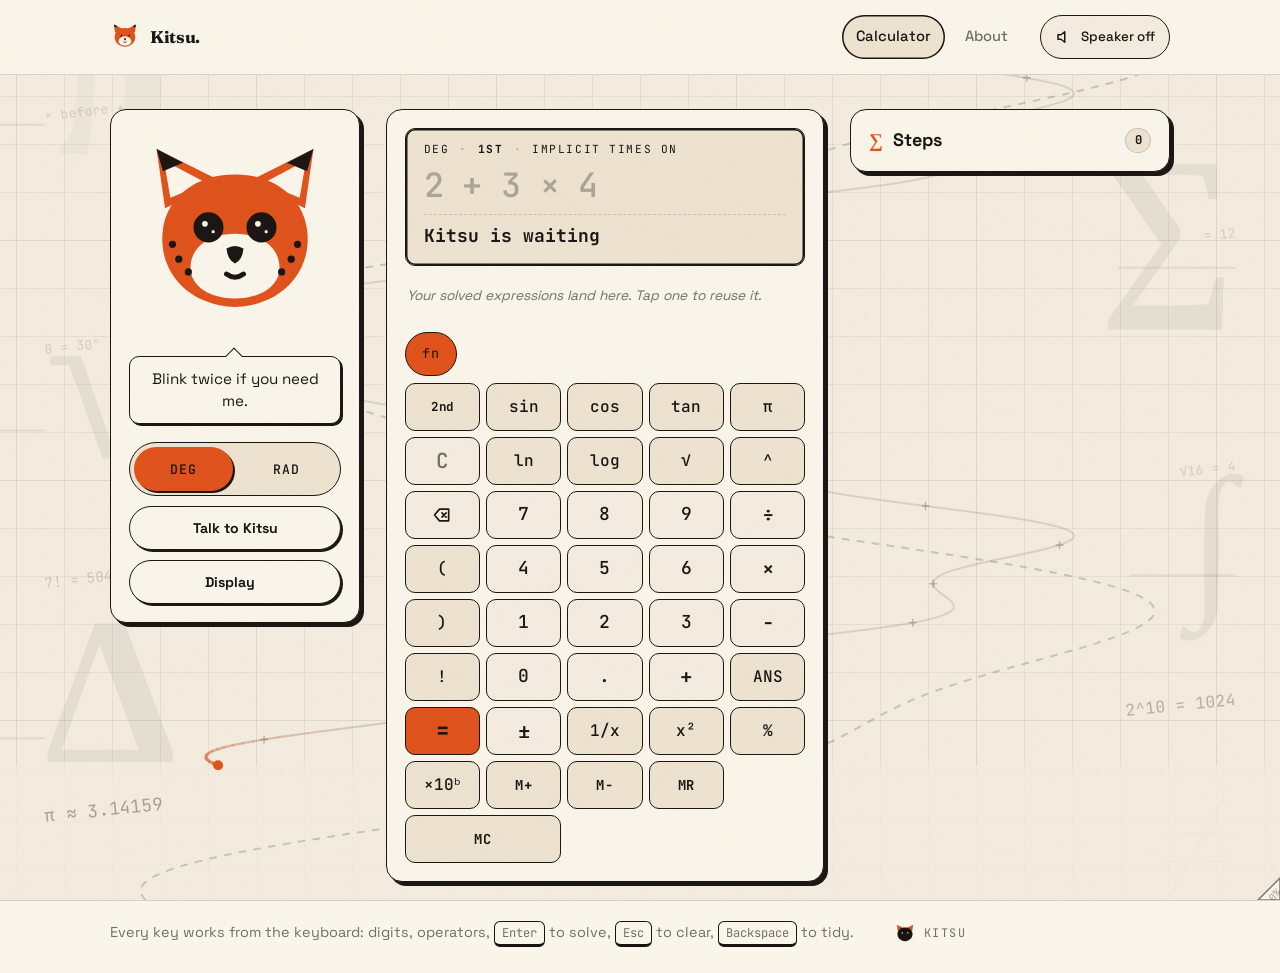
<file: calc.html>
<!doctype html>
<html lang="en">
<head>
<meta charset="utf-8">
<meta name="viewport" content="width=device-width, initial-scale=1">
<title>The calculator — Kitsu</title>
<meta name="description" content="A scientific calculator with a DEG/RAD toggle, a history tape and a fox who narrates every solve step by step. Keyboard shortcuts for digits, operators, Enter and Escape.">
<meta name="theme-color" content="#F3ECDF">
<link rel="canonical" href="https://haha-lol-calculator.onrender.com/calc.html">
<meta property="og:type" content="website">
<meta property="og:site_name" content="Kitsu">
<meta property="og:title" content="The calculator — Kitsu">
<meta property="og:description" content="DEG/RAD, a history tape, full keyboard control, and a fox who shows every step.">
<meta property="og:url" content="https://haha-lol-calculator.onrender.com/calc.html">
<meta property="og:image" content="https://haha-lol-calculator.onrender.com/assets/img/og-kitsu.png">
<meta name="twitter:card" content="summary_large_image">
<meta name="twitter:title" content="The calculator — Kitsu">
<meta name="twitter:description" content="DEG/RAD, a history tape, full keyboard control, and a fox who shows every step.">
<meta name="twitter:image" content="https://haha-lol-calculator.onrender.com/assets/img/og-kitsu.png">
<link rel="icon" href="assets/img/fox.svg" type="image/svg+xml">
<link rel="preconnect" href="https://fonts.googleapis.com">
<link rel="preconnect" href="https://fonts.gstatic.com" crossorigin>
<link rel="stylesheet" href="https://fonts.googleapis.com/css2?family=Fraunces:opsz,wght@9..144,500;9..144,700;9..144,900&family=JetBrains+Mono:wght@400;500;700&family=Space+Grotesk:wght@400;500;700&display=swap">
<link rel="stylesheet" href="assets/css/tokens.css">
<link rel="stylesheet" href="assets/css/base.css">
<link rel="stylesheet" href="assets/css/calc.css">
<script>document.documentElement.className += ' js';</script>
</head>
<body>
<a class="skip" href="#expr">Skip to the keypad</a>
<div class="grain" aria-hidden="true"></div>

<header class="mast">
  <div class="wrap mast__in">
    <a class="brand" href="index.html">
      <svg viewBox="0 0 200 200" aria-hidden="true" focusable="false">
        <path fill="#E0511A" d="M34 72 L26 16 L86 46 Z"/>
        <path fill="#E0511A" d="M166 72 L174 16 L114 46 Z"/>
        <path fill="#191411" d="M26 16 L32 37 L51 29 Z"/>
        <path fill="#191411" d="M174 16 L168 37 L149 29 Z"/>
        <path fill="#E0511A" d="M100 40 C138 40 164 62 168 92 C172 122 156 148 129 159 C120 163 110 165 100 165 C90 165 80 163 71 159 C44 148 28 122 32 92 C36 62 62 40 100 40 Z"/>
        <path fill="#FAF5EA" d="M100 96 C126 96 142 110 142 128 C142 146 123 157 100 157 C77 157 58 146 58 128 C58 110 74 96 100 96 Z"/>
        <circle fill="#191411" cx="75" cy="90" r="7.4"/>
        <circle fill="#191411" cx="125" cy="90" r="7.4"/>
        <circle fill="#FAF5EA" cx="71.6" cy="86.6" r="2.7"/>
        <circle fill="#FAF5EA" cx="121.6" cy="86.6" r="2.7"/>
        <path fill="#191411" d="M92 110 Q100 105 108 110 Q107 121 100 124 Q93 121 92 110 Z"/>
        <path fill="none" stroke="#191411" stroke-width="5" stroke-linecap="round" d="M92 134 Q100 140 108 134"/>
      </svg>
      <span>Kitsu<b>.</b></span>
    </a>
    <nav class="nav" aria-label="Main">
      <a href="calc.html" aria-current="page">Calculator</a>
      <a href="about.html">About</a>
    </nav>
    <button type="button" class="speaker" data-speak aria-pressed="false">
      <svg viewBox="0 0 24 24" width="18" height="18" aria-hidden="true" focusable="false">
        <path fill="none" stroke="currentColor" stroke-width="2" stroke-linejoin="round" d="M4 9h4l5-4v14l-5-4H4z"/>
        <path class="speaker__wave" fill="none" stroke="currentColor" stroke-width="2" stroke-linecap="round" d="M17 8.5a5 5 0 010 7"/>
      </svg>
      <span data-speak-label>Speaker off</span>
    </button>
  </div>
</header>

<main class="page calc" id="calc" data-pad="main">
  <h1 class="vh">The calculator</h1>
  <div class="wrap calc__grid">

    <aside class="dock" aria-label="Kitsu and settings">
      <div class="dock__fox" data-kitsu="dock" data-line="Blink twice if you need me."></div>
      <div class="dock__tools">
        <div class="switch" role="group" aria-label="Angle mode">
          <button type="button" class="switch__btn is-on" data-mode="deg" aria-pressed="true">DEG</button>
          <button type="button" class="switch__btn" data-mode="rad" aria-pressed="false">RAD</button>
        </div>
        <button type="button" class="btn btn--sm" data-mic aria-pressed="false">Talk to Kitsu</button>

        <button type="button" class="btn btn--sm" data-settings-toggle aria-expanded="false" aria-controls="settings">
          Display<span class="vh"> settings</span>
        </button>

        <div class="settings" id="settings" data-settings data-open="false">
          <div class="settings__row">
            <span class="settings__label" id="fix-label">Decimals</span>
            <div class="settings__keys" role="group" aria-labelledby="fix-label">
              <button type="button" class="settings__key settings__key--wide is-on" data-fix="auto" aria-pressed="true">auto</button>
              <button type="button" class="settings__key" data-fix="0" aria-pressed="false">0</button>
              <button type="button" class="settings__key" data-fix="1" aria-pressed="false">1</button>
              <button type="button" class="settings__key" data-fix="2" aria-pressed="false">2</button>
              <button type="button" class="settings__key" data-fix="3" aria-pressed="false">3</button>
              <button type="button" class="settings__key" data-fix="4" aria-pressed="false">4</button>
              <button type="button" class="settings__key" data-fix="5" aria-pressed="false">5</button>
              <button type="button" class="settings__key" data-fix="6" aria-pressed="false">6</button>
              <button type="button" class="settings__key" data-fix="7" aria-pressed="false">7</button>
              <button type="button" class="settings__key" data-fix="8" aria-pressed="false">8</button>
              <button type="button" class="settings__key" data-fix="9" aria-pressed="false">9</button>
            </div>
          </div>
          <div class="settings__row">
            <span class="settings__label" id="sci-label">Powers of ten</span>
            <div class="switch" role="group" aria-labelledby="sci-label">
              <button type="button" class="switch__btn is-on" data-sci="off" aria-pressed="true">Plain</button>
              <button type="button" class="switch__btn" data-sci="on" aria-pressed="false">Sci</button>
            </div>
          </div>
          <div class="settings__row">
            <span class="settings__label" id="exact-label">Answers</span>
            <div class="switch" role="group" aria-labelledby="exact-label">
              <button type="button" class="switch__btn" data-exact="off" aria-pressed="false">Decimal</button>
              <button type="button" class="switch__btn is-on" data-exact="on" aria-pressed="true">Exact</button>
            </div>
          </div>
          <p class="settings__note" data-settings-note>Exact answers where the exact one fits: fractions, roots, and a rational times &pi; or e. Anything wider stays decimal, and every exact step carries its decimal too.</p>
        </div>
      </div>
    </aside>

    <!-- voice failures are announced here, never swallowed in the console -->
    <div class="toasts" data-toasts aria-live="polite" aria-atomic="false"></div>

    <section class="core" aria-label="Calculator">
      <div class="display">
        <p class="display__label">
          <span data-angles>DEG</span>
          <span class="display__tag" data-layer>1st</span>
          <span class="display__tag display__tag--mem" data-mem hidden>M</span>
          <span data-ops>implicit times on</span>
        </p>
        <input class="display__expr" id="expr" type="text" inputmode="text" autocomplete="off"
               autocapitalize="off" autocorrect="off" spellcheck="false"
               placeholder="2 + 3 &#215; 4" aria-label="Expression" aria-describedby="expr-help">
        <output class="display__value" id="value" for="expr">Kitsu is waiting</output>
        <p class="vh" id="expr-help">Type an expression, then press Enter to solve. Kitsu reads the steps aloud when the speaker is on.</p>
      </div>

      <div class="tape" role="group" aria-label="History tape">
        <ol class="tape__list" id="tape">
          <li class="tape__empty">Your solved expressions land here. Tap one to reuse it.</li>
        </ol>
      </div>

      <button type="button" class="padpage" data-pad-toggle aria-pressed="false">
        <span data-pad-label>fn</span>
      </button>

      <div class="pad pad--fn" aria-label="More functions">
        <button type="button" class="key key--fn" data-ins="asin(">sin⁻¹</button>
        <button type="button" class="key key--fn" data-ins="acos(">cos⁻¹</button>
        <button type="button" class="key key--fn" data-ins="atan(">tan⁻¹</button>
        <button type="button" class="key key--fn" data-ins="abs(">abs</button>
        <button type="button" class="key key--fn" data-ins="^">xʸ</button>
        <button type="button" class="key key--fn" data-ins="det(">det</button>
        <button type="button" class="key key--fn" data-append="!">n!</button>
        <button type="button" class="key key--fn" data-ins="e">e</button>
        <button type="button" class="key key--fn" data-ins="mod(">mod</button>
        <button type="button" class="key key--fn" data-ins="gcd(">gcd</button>
        <button type="button" class="key key--fn" data-ins="lcm(">lcm</button>
        <button type="button" class="key key--fn" data-ins="ceil(">ceil</button>
        <button type="button" class="key key--fn" data-ins="nCr(">nCr</button>
        <button type="button" class="key key--fn" data-ins="nPr(">nPr</button>
        <button type="button" class="key key--fn" data-ins="hypot(">hypot</button>
        <button type="button" class="key key--fn" data-ins="round(">round</button>
        <button type="button" class="key key--fn" data-ins="floor(">floor</button>
      </div>

      <div class="pad pad--main" aria-label="Keys">
        <button type="button" class="key key--2nd" data-2nd-key aria-pressed="false">2nd</button>
        <button type="button" class="key key--fn key--alt" data-ins="sin(" data-ins-2nd="asin(" data-l1="sin" data-l2="sin&#8315;&#185;">sin</button>
        <button type="button" class="key key--fn key--alt" data-ins="cos(" data-ins-2nd="acos(" data-l1="cos" data-l2="cos&#8315;&#185;">cos</button>
        <button type="button" class="key key--fn key--alt" data-ins="tan(" data-ins-2nd="atan(" data-l1="tan" data-l2="tan&#8315;&#185;">tan</button>
        <button type="button" class="key key--fn" data-ins="π">π</button>

        <button type="button" class="key key--op key--clear" data-clear>C</button>
        <button type="button" class="key key--fn key--alt" data-ins="ln(" data-ins-2nd="×e^" data-l1="ln" data-l2="e&#7495;">ln</button>
        <button type="button" class="key key--fn key--alt" data-ins="log(" data-ins-2nd="×10^" data-l1="log" data-l2="10&#7495;">log</button>
        <button type="button" class="key key--fn key--alt" data-ins="√(" data-ins-2nd="cbrt(" data-l1="√" data-l2="&#8309;&#8730;">√</button>
        <button type="button" class="key key--fn" data-ins="^">^</button>
        <button type="button" class="key key--op" data-backspace>
          <svg viewBox="0 0 24 24" width="20" height="20" aria-hidden="true" focusable="false">
            <path fill="none" stroke="currentColor" stroke-width="2" stroke-linecap="round" stroke-linejoin="round" d="M9 5h11v14H9L3 12z"/>
            <path fill="none" stroke="currentColor" stroke-width="2" stroke-linecap="round" d="M17 9.5l-5 5m0-5l5 5"/>
          </svg>
          <span class="vh">Backspace</span>
        </button>

        <button type="button" class="key" data-ins="7">7</button>
        <button type="button" class="key" data-ins="8">8</button>
        <button type="button" class="key" data-ins="9">9</button>
        <button type="button" class="key key--op" data-ins="÷">÷</button>
        <button type="button" class="key key--fn" data-ins="(">(</button>

        <button type="button" class="key" data-ins="4">4</button>
        <button type="button" class="key" data-ins="5">5</button>
        <button type="button" class="key" data-ins="6">6</button>
        <button type="button" class="key key--op" data-ins="×">×</button>
        <button type="button" class="key key--fn" data-ins=")">)</button>

        <button type="button" class="key" data-ins="1">1</button>
        <button type="button" class="key" data-ins="2">2</button>
        <button type="button" class="key" data-ins="3">3</button>
        <button type="button" class="key key--op" data-ins="−">−</button>
        <button type="button" class="key key--fn" data-append="!">!</button>

        <button type="button" class="key" data-ins="0">0</button>
        <button type="button" class="key" data-ins=".">.</button>
        <button type="button" class="key key--op" data-ins="+">+</button>
        <button type="button" class="key key--fn" data-ans>ANS</button>
        <button type="button" class="key key--eq" data-solve>=</button>

        <button type="button" class="key key--op" data-sign>±</button>
        <button type="button" class="key key--fn" data-append="^-1">1/x</button>
        <button type="button" class="key key--fn key--alt" data-append="^2" data-append-2nd="^3" data-l1="x&#178;" data-l2="x&#179;">x&#178;</button>
        <button type="button" class="key key--fn" data-append="%">%</button>
        <button type="button" class="key key--fn" data-ins="×10^">&#215;10&#7495;</button>

        <button type="button" class="key key--mem" data-mem-add>M+</button>
        <button type="button" class="key key--mem" data-mem-sub>M&#8722;</button>
        <button type="button" class="key key--mem" data-mem-rec>MR</button>
        <button type="button" class="key key--mem key--mem-clear" data-mem-clr>MC</button>
      </div>
    </section>

    <div class="sheet-backdrop" data-sheet-backdrop></div>

    <aside class="drawer" id="drawer" data-open="false" aria-label="Kitsu's steps">
      <button type="button" class="drawer__tab" data-drawer aria-expanded="false" aria-controls="steps-panel">
        <span class="drawer__tab-mark" aria-hidden="true">∑</span>
        <span>Steps</span>
        <span class="drawer__count" data-step-count>0</span>
      </button>
      <div class="drawer__panel" id="steps-panel">
        <p class="drawer__hint" data-steps-hint>Solve something and Kitsu writes down every rung she climbed.</p>
        <ol class="steps" id="steps"></ol>
        <p class="drawer__help"><a href="about.html#guide">How to use the calculator</a></p>
      </div>
    </aside>

  </div>
</main>

<footer class="foot">
  <div class="wrap foot__in">
    <p>Every key works from the keyboard: digits, operators, <kbd>Enter</kbd> to solve, <kbd>Esc</kbd> to clear, <kbd>Backspace</kbd> to tidy.</p>
    <p class="foot__seal">
      <svg viewBox="0 0 200 200" aria-hidden="true" focusable="false">
        <path fill="#E0511A" d="M34 72 L26 16 L86 46 Z"/>
        <path fill="#E0511A" d="M166 72 L174 16 L114 46 Z"/>
        <path fill="#191411" d="M100 40 C138 40 164 62 168 92 C172 122 156 148 129 159 C120 163 110 165 100 165 C90 165 80 163 71 159 C44 148 28 122 32 92 C36 62 62 40 100 40 Z"/>
        <circle fill="#FAF5EA" cx="75" cy="90" r="6.5"/>
        <circle fill="#FAF5EA" cx="125" cy="90" r="6.5"/>
      </svg>
      Kitsu
    </p>
  </div>
</footer>

<script src="assets/js/fox.js" defer></script>
<script src="assets/js/voice.js" defer></script>
<script src="assets/js/engine.js" defer></script>
<script src="assets/js/calc.js" defer></script>
<script src="assets/js/background.js" defer></script>
<script>
/* The QA gate is never shipped to a visitor. It attaches on demand — only when
   the page is opened with ?selftest — so window.HAHA.test() exists in the
   console for whoever is checking the build, and costs a normal visit nothing. */
if (/[?&]selftest\b/.test(location.search)) {
  document.write('<script src="assets/js/selftest.js"><\/script>');
}
</script>
</body>
</html>
</file>
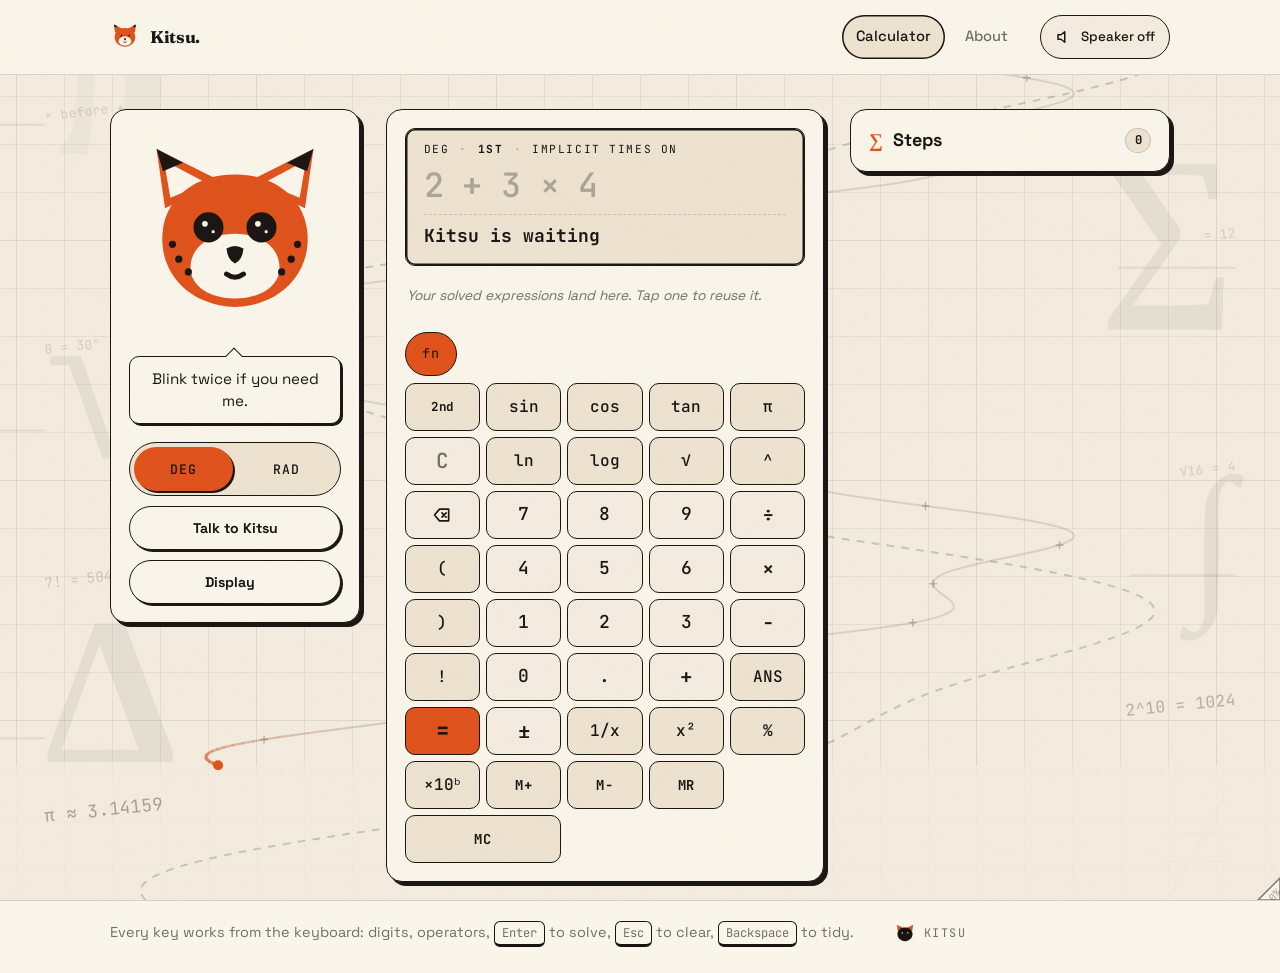
<file: test.html>
<!DOCTYPE html>
<html lang="en">
<head>
<meta charset="utf-8">
<meta name="viewport" content="width=device-width, initial-scale=1">
<meta name="robots" content="noindex, nofollow">
<title>Haha-lol-calculator — self-test</title>
<style>
  body {
    margin: 0;
    min-height: 100vh;
    display: grid;
    place-items: center;
    gap: 14px;
    padding: 40px 24px;
    background: #F3ECDF;
    color: #191411;
    font-family: 'Space Grotesk', system-ui, sans-serif;
    text-align: center;
  }
  h1 { font-family: Fraunces, Georgia, serif; font-size: 1.6rem; margin: 0; }
  p { max-width: 46ch; margin: 0; line-height: 1.6; }
  a { color: #191411; text-decoration-color: #E0511A; text-decoration-thickness: 2px; }
  code { font-family: 'JetBrains Mono', monospace; font-size: .9em; }
</style>
</head>
<body>
  <h1>Self-test</h1>
  <p>
    Loading the real calculator with the QA gate attached. The suite drives the
    shipped DOM — it clicks the real keys — so a pass means the actual page
    works.
  </p>
  <p>Once it loads, open the console and run <code>HAHA.test()</code>.</p>
  <p><a href="calc.html?selftest">Go now if nothing happens</a></p>

<script>
/* This page exists only as a doorway. It deliberately carries no copy of the
   calculator: the suite has to run against calc.html exactly as a visitor gets
   it, with ?selftest attaching assets/js/selftest.js and nothing else. */
location.replace('calc.html?selftest');
</script>
</body>
</html>
</file>
<file: assets/css/tokens.css>
/* ==========================================================================
   Haha-lol-calculator — design tokens — frozen
   Custom properties only. Every page loads this first; nothing else is
   allowed to live here. The shared page furniture moved to base.css, which
   is loaded second.
   ========================================================================== */

:root {
  /* --- palette ---------------------------------------------------------- */
  --paper: #F3ECDF;
  --paper2: #FAF5EA;
  --card: #EDE3D0;
  --ink: #191411;
  --ink-60: rgba(25, 20, 17, .6);
  --ink-30: rgba(25, 20, 17, .3);
  --line: rgba(25, 20, 17, .16);
  --fox: #E0511A;      /* the ONLY accent color in the entire site */
  --pine: #1F3B2C;
  --err: #B3261E;

  /* --- type ------------------------------------------------------------- */
  --disp: 'Fraunces', serif;
  --ui: 'Space Grotesk', sans-serif;
  --mono: 'JetBrains Mono', monospace;

  /* --- form ------------------------------------------------------------- */
  --sh: 4px 4px 0 var(--ink);
  --sh-sm: 2px 2px 0 var(--ink);
  --ease: cubic-bezier(.2, .8, .25, 1);
  --r-lg: 16px;
  --r-md: 10px;
  --r-pill: 999px;

  /* --- motion ----------------------------------------------------------- */
  --t-micro: 120ms;
  --t-enter: 260ms;
  --t-hop: 480ms;
  --t-wipe: 700ms;

  /* --- rhythm ----------------------------------------------------------- */
  --bw: 1.5px;
  --wrap: 1140px;
  --gut: clamp(18px, 5vw, 40px);
}
</file>
<file: assets/css/base.css>
/* ==========================================================================
   Haha-lol-calculator — shared page furniture
   assets/css/base.css is the layer every page loads right after tokens.css:
   element defaults, page scaffolding, masthead, buttons, cards, the fox and
   Kitsu, the landing and about sections, and the footer. tokens.css is frozen
   to custom properties. Moved verbatim — nothing rewritten.
   ========================================================================== */

/* ==========================================================================
   reset
   ========================================================================== */

*,
*::before,
*::after { box-sizing: border-box; }

html {
  -webkit-text-size-adjust: 100%;
  scroll-behavior: smooth;
}

body {
  margin: 0;
  background: var(--paper);
  color: var(--ink);
  font-family: var(--ui);
  font-size: clamp(16px, .35vw + 15px, 18px);
  line-height: 1.6;
  overflow-x: hidden;
  -webkit-font-smoothing: antialiased;
  text-rendering: optimizeLegibility;
}

h1, h2, h3, h4 {
  font-family: var(--disp);
  font-weight: 700;
  line-height: 1.02;
  letter-spacing: -.02em;
  margin: 0;
  text-wrap: balance;
}

p { margin: 0 0 1em; }
p:last-child { margin-bottom: 0; }

a {
  color: var(--ink);
  text-decoration-color: var(--fox);
  text-decoration-thickness: 2px;
  text-underline-offset: 3px;
  transition: color var(--t-micro) var(--ease);
}

a:hover { color: var(--fox); }

img, svg { display: block; max-width: 100%; }

button {
  font: inherit;
  color: inherit;
  border: 0;
  background: none;
  cursor: pointer;
}

input, select, textarea { font: inherit; color: inherit; }

table {
  border-collapse: collapse;
  width: 100%;
}

:focus-visible {
  outline: 3px solid var(--fox);
  outline-offset: 3px;
  border-radius: 4px;
}

::selection {
  background: var(--fox);
  color: var(--paper2);
}

/* ==========================================================================
   paper grain — fixed overlay, no interaction, always behind content
   ========================================================================== */

.grain {
  position: fixed;
  inset: 0;
  z-index: 6;
  pointer-events: none;
  opacity: .04;
  background-image: url("data:image/svg+xml,%3Csvg xmlns='http://www.w3.org/2000/svg' width='220' height='220'%3E%3Cfilter id='n'%3E%3CfeTurbulence type='fractalNoise' baseFrequency='.82' numOctaves='3' stitchTiles='stitch'/%3E%3C/filter%3E%3Crect width='220' height='220' filter='url(%23n)'/%3E%3C/svg%3E");
}

/* ==========================================================================
   layout
   ========================================================================== */

#paper-canvas {
  position: fixed;
  inset: 0;
  z-index: 0;
  pointer-events: none;
}

.page {
  position: relative;
  z-index: 1;
}

.wrap {
  width: 100%;
  max-width: var(--wrap);
  margin-inline: auto;
  padding-inline: var(--gut);
}

.wrap--tight { max-width: 760px; }

.skip {
  position: absolute;
  left: 8px;
  top: -60px;
  z-index: 20;
  padding: 10px 16px;
  background: var(--fox);
  color: var(--paper2);
  border: var(--bw) solid var(--ink);
  border-radius: var(--r-md);
  font-weight: 700;
  transition: top var(--t-enter) var(--ease);
}

.skip:focus { top: 8px; color: var(--paper2); }

.vh {
  position: absolute;
  width: 1px;
  height: 1px;
  margin: -1px;
  padding: 0;
  overflow: hidden;
  clip: rect(0 0 0 0);
  clip-path: inset(50%);
  white-space: nowrap;
  border: 0;
}

/* ==========================================================================
   header / nav
   ========================================================================== */

.mast {
  position: relative;
  z-index: 4;
  border-bottom: var(--bw) solid var(--line);
  background: var(--paper2);
}

.mast__in {
  display: flex;
  align-items: center;
  gap: 18px;
  min-height: 74px;
  padding-block: 10px;
}

.brand {
  display: inline-flex;
  align-items: center;
  gap: 10px;
  min-height: 44px;
  font-family: var(--disp);
  font-weight: 700;
  font-size: 1.06rem;
  letter-spacing: -.02em;
  text-decoration: none;
  color: var(--ink);
  margin-right: auto;
}

.brand svg { width: 30px; height: 30px; }

.brand b { font-weight: 700; }

.nav {
  display: flex;
  align-items: center;
  gap: 6px;
}

.nav a {
  display: inline-flex;
  align-items: center;
  min-height: 44px;   /* every control is at least a thumb, never a sliver */
  padding: 8px 14px;
  border-radius: var(--r-pill);
  font-size: .92rem;
  font-weight: 500;
  text-decoration: none;
  color: var(--ink-60);
  transition: background var(--t-micro) var(--ease), color var(--t-micro) var(--ease);
}

.nav a:hover {
  background: var(--card);
  color: var(--ink);
}

.nav a[aria-current='page'] {
  color: var(--ink);
  background: var(--card);
  box-shadow: inset 0 0 0 var(--bw) var(--ink);
}

/* ==========================================================================
   buttons
   ========================================================================== */

.btn {
  display: inline-flex;
  align-items: center;
  justify-content: center;
  gap: 10px;
  padding: 13px 24px;
  border: var(--bw) solid var(--ink);
  border-radius: var(--r-pill);
  background: var(--paper2);
  color: var(--ink);
  font-weight: 700;
  font-size: .98rem;
  text-decoration: none;
  box-shadow: var(--sh);
  transition: transform var(--t-micro) var(--ease), box-shadow var(--t-micro) var(--ease), background var(--t-micro) var(--ease);
}

.btn:hover {
  transform: translate(-2px, -2px);
  box-shadow: 6px 6px 0 var(--ink);
  color: var(--ink);
}

.btn:active {
  transform: translate(2px, 2px);
  box-shadow: 1px 1px 0 var(--ink);
}

.btn--fox {
  background: var(--fox);
  color: var(--ink);
}

.btn--fox:hover { color: var(--ink); }

.btn--lg { padding: 17px 32px; font-size: 1.05rem; }
.btn--sm { min-height: 44px; padding: 9px 16px; font-size: .88rem; box-shadow: var(--sh-sm); }

/* ==========================================================================
   cards + section furniture
   ========================================================================== */

.card {
  background: var(--paper2);
  border: var(--bw) solid var(--ink);
  border-radius: var(--r-lg);
  box-shadow: var(--sh);
}

.eyebrow {
  display: inline-flex;
  align-items: center;
  gap: 10px;
  font-family: var(--mono);
  font-size: .74rem;
  letter-spacing: .16em;
  text-transform: uppercase;
  color: var(--ink-60);
  margin: 0 0 16px;
}

.eyebrow::before {
  content: "";
  width: 26px;
  height: var(--bw);
  background: var(--fox);
}

.lede {
  font-size: clamp(1.06rem, .5vw + 1rem, 1.24rem);
  line-height: 1.55;
  color: var(--ink-60);
  max-width: 54ch;
}

.rule {
  height: var(--bw);
  background: var(--ink);
  border: 0;
  margin: 0;
}

.hair {
  height: 1px;
  background: var(--line);
  border: 0;
  margin: 0;
}

section { position: relative; }

.strike {
  position: relative;
  color: var(--fox);
  white-space: nowrap;
}

.strike::after {
  content: "";
  position: absolute;
  left: -.04em;
  right: -.04em;
  top: 54%;
  height: .075em;
  background: var(--fox);
}

.js .strike::after {
  transform: scaleX(0);
  transform-origin: left center;
  transition: transform 420ms var(--ease) 180ms;
}

.js .strike.is-struck::after { transform: scaleX(1); }

/* ==========================================================================
   fox svg — moods are pure visibility toggles off data-mood
   ========================================================================== */

.fox {
  width: 100%;
  height: auto;
  overflow: visible;
}

.fox * { vector-effect: non-scaling-stroke; }

/* each mood shows exactly one eye set and exactly one mouth */
.fox .m-happy,
.fox .m-wavy,
.fox .m-flat,
.fox .m-neutral,
.fox .b-think,
.fox .b-oops,
.fox .blush,
.fox .e-arc,
.fox .e-x,
.fox .track { opacity: 0; }

.fox[data-mood='idle'] .track,
.fox[data-mood='idle'] .m-neutral { opacity: 1; }

.fox[data-mood='think'] .track,
.fox[data-mood='think'] .m-flat,
.fox[data-mood='think'] .b-think { opacity: 1; }

.fox[data-mood='happy'] .m-happy,
.fox[data-mood='happy'] .e-arc,
.fox[data-mood='happy'] .blush { opacity: 1; }

.fox[data-mood='oops'] .m-wavy,
.fox[data-mood='oops'] .e-x,
.fox[data-mood='oops'] .b-oops { opacity: 1; }

.fox__tilt {
  transform-box: fill-box;
  transform-origin: 50% 88%;
  transition: transform var(--t-enter) var(--ease);
}

.fox[data-mood='oops'] .fox__tilt { transform: rotate(-5deg); }

.fox .track {
  transform-box: fill-box;
  transform-origin: 50% 50%;
}

.fox .pupilgrp {
  transform-box: fill-box;
  transform-origin: 50% 50%;
  transform: scaleY(var(--blink, 1));
  transition: transform 130ms var(--ease);
}

.fox.is-hop { animation: fox-hop var(--t-hop) var(--ease); }

@keyframes fox-hop {
  0%   { transform: translateY(0) scale(1, 1); }
  22%  { transform: translateY(4px) scale(1.1, .9); }
  55%  { transform: translateY(-16px) scale(.94, 1.1); }
  78%  { transform: translateY(0) scale(1.05, .95); }
  100% { transform: translateY(0) scale(1, 1); }
}

/* ==========================================================================
   Kitsu — the fox plus her speech bubble
   ========================================================================== */

.kitsu {
  display: flex;
  flex-direction: column;
  align-items: center;
  gap: 12px;
  text-align: center;
}

.kitsu .fox {
  width: 100%;
  cursor: pointer;
}

.kitsu__line {
  margin: 0;
  max-width: 30ch;
  padding: 11px 16px;
  background: var(--paper2);
  border: var(--bw) solid var(--ink);
  border-radius: var(--r-md);
  box-shadow: var(--sh-sm);
  font-size: .95rem;
  line-height: 1.45;
  position: relative;
  opacity: 0;
  /* she is a status line, never a target: while she fades in or out she must
     not sit over a button and take the tap that was meant for it */
  pointer-events: none;
  transform: translateY(6px);
  transition: opacity var(--t-enter) var(--ease), transform var(--t-enter) var(--ease);
}

.kitsu__line:empty { display: none; }

.kitsu.is-talking .kitsu__line {
  opacity: 1;
  transform: none;
}

.kitsu.is-talking .kitsu__line::before {
  content: "";
  position: absolute;
  top: -7px;
  left: calc(50% - 7px);
  width: 12px;
  height: 12px;
  background: var(--paper2);
  border-left: var(--bw) solid var(--ink);
  border-top: var(--bw) solid var(--ink);
  transform: rotate(45deg);
}

.kitsu.is-talking .kitsu__line em {
  font-style: normal;
  background: var(--fox);
  color: var(--ink);
  border-radius: 3px;
}

.kitsu__line .word {
  border-radius: 3px;
  transition: background var(--t-micro) var(--ease);
}

.kitsu__line .word.is-spoken {
  background: var(--fox);
  color: var(--ink);
}

/* ==========================================================================
   scroll reveal
   ========================================================================== */

.reveal,
[data-reveal] {
  opacity: 0;
  transform: translateY(22px);
  transition: opacity var(--t-enter) var(--ease), transform var(--t-enter) var(--ease);
}

.reveal.is-in,
[data-reveal].is-in {
  opacity: 1;
  transform: none;
}

@media (prefers-reduced-motion: reduce) {
  html { scroll-behavior: auto; }

  *,
  *::before,
  *::after {
    animation-duration: .001ms !important;
    animation-iteration-count: 1 !important;
    transition-duration: .001ms !important;
    scroll-behavior: auto !important;
  }

  .reveal,
  [data-reveal] { opacity: 1; transform: none; }
}

/* ==========================================================================
   landing — hero, story beats, mood gallery
   ========================================================================== */

.mono {
  font-family: var(--mono);
  font-size: .92em;
  padding: .1em .34em;
  border: 1px solid var(--line);
  border-radius: 6px;
  background: var(--card);
  color: var(--ink);
  white-space: nowrap;
}

.hero {
  display: grid;
  grid-template-columns: minmax(0, 1.15fr) minmax(0, .85fr);
  gap: clamp(28px, 6vw, 70px);
  align-items: center;
  padding-block: clamp(46px, 9vw, 108px) clamp(28px, 5vw, 56px);
}

.hero__title {
  font-size: clamp(2.7rem, 8.2vw, 5.4rem);
  font-weight: 900;
  margin-bottom: .28em;
  max-width: 12ch;
}

.hero__copy { min-width: 0; }

.hero__cta {
  display: flex;
  flex-wrap: wrap;
  gap: 14px;
  margin-top: 30px;
}

.ticks {
  display: flex;
  flex-wrap: wrap;
  gap: 8px 10px;
  list-style: none;
  margin: 28px 0 0;
  padding: 0;
  font-family: var(--mono);
  font-size: .78rem;
  letter-spacing: .04em;
  color: var(--ink-60);
}

.ticks li {
  border: 1px solid var(--line);
  border-radius: var(--r-pill);
  padding: 5px 12px;
  background: var(--paper2);
}

.ticks li::before { content: "\221A"; color: var(--fox); margin-right: 7px; }

.hero__fox {
  margin: 0;
  justify-self: center;
  max-width: 330px;
  width: 100%;
  padding: 26px 22px 20px;
  background: var(--paper2);
  border: var(--bw) solid var(--ink);
  border-radius: var(--r-lg);
  box-shadow: var(--sh);
  rotate: -1.4deg;
}

.hero__cap {
  margin: 14px 0 0;
  font-size: .82rem;
  color: var(--ink-60);
}

.hero__more {
  padding-bottom: clamp(40px, 8vw, 90px);
}

.hero__next a {
  display: inline-flex;
  align-items: center;
  gap: 10px;
  font-family: var(--mono);
  font-size: .82rem;
  letter-spacing: .1em;
  text-transform: uppercase;
  text-decoration: none;
  color: var(--ink);
}

@keyframes nudge {
  0%, 100% { transform: translateY(0); }
  50% { transform: translateY(4px); }
}

/* ==========================================================================
   landing — the scroll story: mini-pad, the ladder, the gallery, the wipe
   ========================================================================== */

.beat {
  display: grid;
  grid-template-columns: minmax(0, 1fr) minmax(0, 1fr);
  gap: clamp(20px, 3vw, 38px);
  align-items: start;
  padding-block: clamp(44px, 8vw, 96px);
}

.beat__copy {
  grid-column: 1 / -1;
  max-width: 62ch;
}

.beat__copy h2 {
  font-size: clamp(1.9rem, 4.2vw, 3rem);
  margin-bottom: .3em;
}

.minipad {
  display: grid;
  gap: 10px;
}

.key--big {
  min-height: 78px;
  font-size: 1.24rem;
}

.minipad__screen {
  padding: 22px;
}

.minipad__expr {
  margin: 0 0 6px;
  font-family: var(--mono);
  font-size: .84rem;
  letter-spacing: .06em;
  color: var(--ink-60);
}

.minipad__val {
  display: block;
  font-family: var(--mono);
  font-size: clamp(1.8rem, 4vw, 2.6rem);
  font-weight: 700;
  line-height: 1.1;
  word-break: break-word;
}

.minipad__val.is-error {
  font-family: var(--ui);
  font-size: 1.02rem;
  font-weight: 500;
  line-height: 1.45;
  color: var(--err);
}

.minipad__steps {
  margin: 14px 0 0;
  padding: 0;
  list-style: none;
  font-family: var(--mono);
  font-size: .82rem;
  color: var(--ink-60);
}

.minipad__steps li { padding: 3px 0; }

.minipad__steps li::before {
  content: "\203A\00a0";
  color: var(--fox);
}

/* ---- the ladder ---- */

.math { position: relative; height: 360vh; }

.math__sticky {
  position: sticky;
  top: 0;
  height: 100vh;
  display: grid;
  place-items: center;
  padding: clamp(16px, 4vw, 40px) var(--gut);
}

.math__card {
  width: min(680px, 100%);
  padding: clamp(22px, 3vw, 38px);
}

.math__title {
  font-size: clamp(1.5rem, 3.4vw, 2.3rem);
  margin-bottom: .7em;
}

.math__stages {
  display: grid;
  margin: 0;
  padding: 0;
  list-style: none;
}

.math__stage {
  grid-area: 1 / 1;
  opacity: 0;
  transform: translateY(12px);
  transition: opacity var(--t-enter) var(--ease), transform var(--t-enter) var(--ease);
  pointer-events: none;
}

.math__stage.is-on {
  opacity: 1;
  transform: none;
  pointer-events: auto;
}

.math__label {
  margin: 0 0 14px;
  font-family: var(--mono);
  font-size: .76rem;
  letter-spacing: .14em;
  text-transform: uppercase;
  color: var(--ink-60);
}

.chip {
  display: inline-block;
  margin: 0 5px 7px 0;
  padding: 6px 12px;
  border: var(--bw) solid var(--ink);
  border-radius: 8px;
  background: var(--paper);
  font-family: var(--mono);
  font-size: 1.02rem;
}

.chip--op { background: var(--fox); }

.math__tree {
  margin: 0;
  padding: 18px;
  background: var(--paper);
  border: var(--bw) solid var(--ink);
  border-radius: var(--r-md);
  font-family: var(--mono);
  font-size: .92rem;
  line-height: 1.7;
  white-space: pre;
  overflow-x: auto;
}

.math__steps {
  margin: 0;
  padding: 0;
  list-style: none;
}

.math__step {
  display: flex;
  flex-wrap: wrap;
  gap: 4px 12px;
  align-items: baseline;
  padding: 11px 0;
  border-top: 1px dashed var(--line);
  font-family: var(--mono);
  font-size: 1rem;
}

.math__step b { font-weight: 700; }

.math__step span {
  font-family: var(--ui);
  font-size: .84rem;
  color: var(--ink-60);
}

.math__answer {
  margin: 0;
  font-family: var(--mono);
  font-size: clamp(2.6rem, 8vw, 4.2rem);
  font-weight: 700;
  line-height: 1;
}

.math__aside {
  margin: 12px 0 0;
  font-size: .92rem;
  color: var(--ink-60);
}

/* ---- the mood gallery ---- */

.gallery {
  grid-column: 1 / -1;
  display: grid;
  grid-template-columns: repeat(4, minmax(0, 1fr));
  gap: clamp(12px, 2vw, 20px);
}

.moodcard {
  margin: 0;
  padding: 20px 16px 16px;
  background: var(--paper2);
  border: var(--bw) solid var(--ink);
  border-radius: var(--r-lg);
  box-shadow: var(--sh);
  display: flex;
  flex-direction: column;
  gap: 12px;
}

.moodcard:nth-child(even) { transform: rotate(1.1deg); }
.moodcard:nth-child(3n) { transform: rotate(-1.3deg); }

.moodcard .kitsu { pointer-events: none; }

.moodcard figcaption {
  font-family: var(--mono);
  font-size: .76rem;
  line-height: 1.5;
  color: var(--ink-60);
}

.moodcard figcaption b {
  display: block;
  font-family: var(--disp);
  font-size: 1.12rem;
  color: var(--ink);
  letter-spacing: 0;
}

/* ---- the closer ---- */

.closer {
  padding-block: clamp(50px, 9vw, 110px);
  text-align: center;
}

.closer__title {
  font-size: clamp(2rem, 6vw, 3.8rem);
  margin-bottom: .5em;
}

.closer__cta {
  display: flex;
  flex-wrap: wrap;
  gap: 14px;
  justify-content: center;
  margin: 0;
}

/* ---- the two-phase wipe ---- */

.wipe {
  position: fixed;
  inset: 0;
  z-index: 30;
  display: grid;
  place-items: center;
  background: var(--fox);
  transform: translateY(100%);
  pointer-events: none;
}

.wipe__mark {
  font-family: var(--disp);
  font-weight: 900;
  font-size: clamp(3rem, 13vw, 7rem);
  color: var(--ink);
  opacity: 0;
}.wipe.is-wiping {
    animation: page-wipe var(--t-wipe) var(--ease) forwards;
    pointer-events: auto;
  }

  .wipe.is-wiping .wipe__mark { animation: wipe-mark var(--t-wipe) var(--ease) forwards; }

  /* the wipe covers the whole viewport, so it always carries a real close
     button: >=44px, inside the overlay, above its content, Esc also works */
  .wipe__cancel {
    position: absolute;
    left: 50%;
    bottom: 7vh;
    z-index: 1;
    transform: translateX(-50%);
    visibility: hidden;
    min-width: 44px;
    min-height: 44px;
    padding: 12px 24px;
    border: var(--bw) solid var(--ink);
    border-radius: var(--r-pill);
    background: var(--paper2);
    color: var(--ink);
    font-family: var(--ui);
    font-size: 1rem;
    font-weight: 700;
    cursor: pointer;
  }

  .wipe.is-wiping .wipe__cancel { visibility: visible; }

@keyframes page-wipe {
  0% { transform: translateY(100%); }
  55% { transform: translateY(0); }
  100% { transform: translateY(0); }
}

@keyframes wipe-mark {
  0%, 55% { opacity: 0; }
  100% { opacity: 1; }
}

/* ==========================================================================
   about — a quiet page, mostly typography
   ========================================================================== */

.doc { padding-block: clamp(36px, 6vw, 72px) 0; }

.doc__head { max-width: 46ch; }
.doc__head h1 {
  font-size: clamp(2.1rem, 5.6vw, 3.6rem);
  margin-bottom: .4em;
}

.doc .rule { margin-block: clamp(30px, 5vw, 54px); }

.doc__section { margin-bottom: clamp(34px, 5vw, 58px); }

.doc__section h2 {
  font-size: clamp(1.5rem, 3.2vw, 2.1rem);
  margin-bottom: .5em;
}

.doc__section h3 {
  font-size: 1.2rem;
  margin: 1.6em 0 .5em;
}

.doc__section p { max-width: 68ch; }

.m {
  font-family: var(--mono);
  font-size: .92em;
  padding: .08em .3em;
  border-radius: 5px;
  background: var(--card);
  white-space: nowrap;
}

.ladder,
.keys {
  margin: 1.4em 0;
  font-size: .95rem;
}

.ladder th,
.ladder td,
.keys th,
.keys td {
  text-align: left;
  padding: 11px 14px 11px 0;
  border-bottom: 1px solid var(--line);
  vertical-align: top;
}

.ladder thead th {
  font-family: var(--mono);
  font-size: .7rem;
  letter-spacing: .14em;
  text-transform: uppercase;
  color: var(--ink-60);
  border-bottom: var(--bw) solid var(--ink);
}

.ladder tbody th,
.keys tbody th {
  font-weight: 700;
  white-space: nowrap;
  width: 1%;
}

.ladder td.m,
.ladder th.m,
.keys th.m { width: auto; }

/* table cells are the one place a snippet is allowed to wrap */
.ladder td.m,
.ladder td .m,
.keys td .m,
.keys th .m { white-space: normal; }

kbd {
  display: inline-block;
  padding: 2px 7px;
  border: var(--bw) solid var(--ink);
  border-bottom-width: 3px;
  border-radius: 6px;
  background: var(--paper2);
  font-family: var(--mono);
  font-size: .84em;
  line-height: 1.5;
}

.sheet {
  list-style: none;
  margin: 1.4em 0 0;
  padding: 0;
  display: grid;
  gap: 14px;
}

.sheet__row {
  display: grid;
  grid-template-columns: 108px minmax(0, 1fr);
  gap: 18px;
  align-items: start;
  padding: 16px 18px;
  background: var(--paper2);
  border: var(--bw) solid var(--ink);
  border-radius: var(--r-lg);
}

.sheet__row h3 { margin: 0 0 .2em; font-size: 1.16rem; }
.sheet__row p { margin-bottom: .4em; font-size: .95rem; }
.sheet__row p:last-child { margin-bottom: 0; }

.sheet__fox { width: 108px; }
.sheet__fox .kitsu__line { display: none; }

.sheet__line {
  font-style: italic;
  color: var(--ink-60);
}

.log {
  margin: 1.2em 0 0;
  padding-left: 1.2em;
}

.log > li { margin-bottom: 1em; }

.log__head {
  font-family: var(--mono);
  font-size: .84rem;
  letter-spacing: .06em;
  color: var(--ink-60);
}

.log__head b { color: var(--ink); }

.log ul { margin: .4em 0 0; padding-left: 1.1em; }
.log li { margin-bottom: .3em; }

.credits {
  list-style: none;
  margin: 1.2em 0 0;
  padding: 0;
}

.credits li {
  padding: 10px 0;
  border-top: 1px dashed var(--line);
  max-width: 68ch;
}

.colophon {
  margin-top: 1.6em;
  font-family: var(--mono);
  font-size: .82rem;
  color: var(--ink-60);
}


/* ==========================================================================
   footer
   ========================================================================== */

.foot {
  position: relative;
  z-index: 1;
  border-top: var(--bw) solid var(--line);
  background: var(--paper2);
  padding-block: 34px 44px;
  margin-top: 40px;
}

.foot__in {
  display: flex;
  flex-wrap: wrap;
  gap: 18px 40px;
  align-items: center;
  font-size: .9rem;
  color: var(--ink-60);
}

.foot__in p { margin: 0; }

/* a footer link sits in a line of prose, but it is still a tap target: the
   padding grows the touch box past 44px tall without moving the line it
   belongs to */
.foot__in a {
  display: inline-block;
  padding: 14px 0;
}

.foot__seal {
  margin-left: auto;
  display: inline-flex;
  align-items: center;
  gap: 8px;
  font-family: var(--mono);
  font-size: .74rem;
  letter-spacing: .12em;
  text-transform: uppercase;
  color: var(--ink-60);
}

.foot__seal svg { width: 22px; height: 22px; }
</file>
<file: assets/css/calc.css>
/* ==========================================================================
   calc.css — the calculator itself.
   Desktop is three zones: Kitsu dock, calculator core, steps drawer.
   Below 900px the core owns the screen, Kitsu floats and the drawer
   becomes a bottom sheet.
   ========================================================================== */

.calc {
  padding-block: clamp(18px, 3vw, 34px) 0;
}

.calc__grid {
  display: grid;
  grid-template-columns: 250px minmax(0, 1fr) 320px;
  gap: clamp(16px, 2vw, 26px);
  align-items: start;
}

/* ==========================================================================
   zone 1 — the dock
   ========================================================================== */

.dock {
  position: sticky;
  top: 22px;
  padding: 22px 18px 18px;
  background: var(--paper2);
  border: var(--bw) solid var(--ink);
  border-radius: var(--r-lg);
  box-shadow: var(--sh);
}

.dock__tools {
  display: flex;
  flex-direction: column;
  gap: 10px;
  margin-top: 18px;
}

.switch {
  display: grid;
  grid-template-columns: 1fr 1fr;
  gap: 4px;
  padding: 4px;
  background: var(--card);
  border: var(--bw) solid var(--ink);
  border-radius: var(--r-pill);
}

.switch__btn {
  min-height: 44px;   /* DEG/RAD and every other dial are thumb-sized, never
                         a 37px sliver that a fingertip only grazes */
  padding: 8px 0;
  border-radius: var(--r-pill);
  font-family: var(--mono);
  font-size: .82rem;
  font-weight: 500;
  letter-spacing: .08em;
  color: var(--ink);
  transition: background var(--t-micro) var(--ease), color var(--t-micro) var(--ease);
}

.switch__btn.is-on {
  background: var(--fox);
  color: var(--ink);
  box-shadow: var(--sh-sm);
}

/* ==========================================================================
   zone 2 — the core: display, tape, keypad
   ========================================================================== */.core {
    min-width: 0;
    padding: 18px;
  background: var(--paper2);
  border: var(--bw) solid var(--ink);
  border-radius: var(--r-lg);
  box-shadow: var(--sh);
}.display {
    padding: 12px 18px 14px;
  background: var(--card);
  border: var(--bw) solid var(--ink);
  border-radius: var(--r-md);
}.display__label {
    display: flex;
  flex-wrap: wrap;
  column-gap: 10px;
    margin: 0 0 4px;
  font-family: var(--mono);
  font-size: .7rem;
  letter-spacing: .14em;
  text-transform: uppercase;
  color: var(--ink);
}

/* the tags in the display line are separated by a dot that is drawn, not
   typed, so a hidden tag never leaves a dot hanging in mid-air */
.display__label > *::before {
  content: "\00b7";
  margin-right: 10px;
  color: var(--ink-30);
}

.display__label > *:first-child::before {
  content: none;
  margin-right: 0;
}

/* the 2nd layer and the memory light, both of which must be unmissable */
.display__tag {
  font-weight: 700;
}

.calc[data-2nd='true'] .display__tag[data-layer] {
  padding: 0 6px;
  background: var(--fox);
  color: var(--ink);
  border-radius: var(--r-pill);
}

.display__tag--mem {
  padding: 0 6px;
  background: var(--ink);
  color: var(--fox);
  border-radius: var(--r-pill);
}

.display__expr {
  display: block;
  width: 100%;
  min-height: 44px;   /* it is a text input: tapping it puts the caret in it,
                         so the line it draws is also its thumb target */
  padding: 0;
  border: 0;
  background: none;
  font-family: var(--mono);
  font-size: clamp(1.5rem, 2.9vw, 2.1rem);
  font-weight: 500;
  line-height: 1.15;
  letter-spacing: -.02em;
  color: var(--ink);
  overflow-x: auto;
  white-space: nowrap;
  scrollbar-width: thin;
}

.display__expr::placeholder { color: var(--ink-30); }
.display__expr:focus { outline: none; }

.display:focus-within {
  box-shadow: inset 0 0 0 var(--bw) var(--ink);
}.display__value {
    display: block;
    margin-top: 7px;
    padding-top: 7px;
    border-top: 1px dashed var(--line);
    font-family: var(--mono);
    font-size: clamp(.95rem, 1.4vw, 1.15rem);
  font-weight: 700;
  color: var(--ink);
  min-height: 1.4em;
}

.display__value.is-error { color: var(--err); }

.display.is-bursting .display__value {
  animation: solve-burst 600ms var(--ease);
}

@keyframes solve-burst {
  0% { color: var(--fox); transform: scale(1); }
  30% { transform: scale(1.06); }
  100% { color: var(--ink); transform: scale(1); }
}

/* a press that was deliberately ignored: the edge says so and nothing is typed */
.display.is-refuse {
  animation: refuse-edge 340ms var(--ease);
}

@keyframes refuse-edge {
  0%, 100% { box-shadow: inset 0 0 0 var(--bw) var(--ink); }
  40% { box-shadow: inset 0 0 0 3px var(--fox); }
}

/* ---- voice: the microphone is visibly listening, and its failures are said
   out loud in a toast rather than swallowed in the console ---- */

[data-mic][data-listening='true'] {
  background: var(--fox);
  color: var(--ink);
  animation: mic-pulse 1200ms ease-in-out infinite;
}

@keyframes mic-pulse {
  0%, 100% { box-shadow: var(--sh-sm); }
  50% { box-shadow: 4px 4px 0 var(--ink); }
}

[data-mic][data-unsupported='true'] {
  border-style: dashed;
  color: var(--ink-60);
}

.toasts {
  position: fixed;
  left: 50%;
  bottom: 24px;
  transform: translateX(-50%);
  z-index: 40;
  display: grid;
  gap: 8px;
  justify-items: center;
  pointer-events: none;
  width: min(92vw, 420px);
}

.toast {
  margin: 0;
  padding: 11px 18px;
  background: var(--paper2);
  border: var(--bw) solid var(--ink);
  border-radius: var(--r-pill);
  box-shadow: var(--sh);
  font-size: .92rem;
  font-weight: 500;
  text-align: center;
  animation: toast-in 260ms var(--ease);
}

@keyframes toast-in {
  from { opacity: 0; transform: translateY(10px); }
  to { opacity: 1; transform: none; }
}

/* ---- history tape ---- */

.tape {
  margin: 16px 0 18px;
  overflow-x: auto;
  scrollbar-width: thin;
  scroll-snap-type: x proximity;
}

.tape__list {
  display: flex;
  gap: 10px;
  margin: 0;
  padding: 2px 2px 8px;
  list-style: none;
}

.tape__empty {
  font-size: .86rem;
  color: var(--ink-60);
  font-style: italic;
}

.tape__item {
  flex: 0 0 auto;
  scroll-snap-align: start;
  animation: tape-flow 240ms var(--ease) both;
}

@keyframes tape-flow {
  from { opacity: 0; transform: translateX(14px); }
  to { opacity: 1; transform: none; }
}

.tape__btn {
  display: block;
  padding: 9px 14px;
  border: var(--bw) solid var(--line);
  border-radius: var(--r-md);
  background: var(--paper);
  text-align: left;
  transition: border-color var(--t-micro) var(--ease), transform var(--t-micro) var(--ease);
}

.tape__btn:hover {
  border-color: var(--ink);
  transform: translateY(-2px);
}

.tape__expr {
  display: block;
  font-family: var(--mono);
  font-size: .78rem;
  color: var(--ink-60);
  white-space: nowrap;
}

.tape__val {
  display: block;
  font-family: var(--mono);
  font-size: .98rem;
  font-weight: 700;
}

.tape__item.is-cued .tape__btn {
  border-color: var(--fox);
}

/* the calculator carries more keys than the reading pages, so it gets a
   tighter footer and stays inside a laptop viewport */
main.calc ~ .foot {
    margin-top: 18px;
    padding-block: 20px 26px;
  }

  /* ---- the steps sheet backdrop: mobile only, never locks scrolling ---- */

.sheet-backdrop { display: none; }

@media (max-width: 720px) {
  .sheet-backdrop {
    display: block;
    position: fixed;
    inset: 0;
    z-index: 6;
    background: rgba(25, 20, 17, .44);
    opacity: 0;
    pointer-events: none;
    transition: opacity 340ms var(--ease);
  }

  .calc[data-sheet='true'] .sheet-backdrop { opacity: 1; pointer-events: auto; }
}

/* ---- the pad ---- */.padpage {
    display: inline-block;
    min-height: 44px;
    margin-bottom: 7px;
    padding: 6px 16px;
  border: var(--bw) solid var(--ink);
  border-radius: var(--r-pill);
  background: var(--fox);
  color: var(--ink);
  font-family: var(--mono);
  font-size: .84rem;
  letter-spacing: .1em;
}.pad {
    display: grid;
    grid-template-columns: repeat(5, minmax(0, 1fr));
    gap: 6px;
}

/* one keypad page at a time, at every width: 39 keys stacked pushes the
   bottom row past a 900px viewport */
.pad--fn { display: none; }
.calc[data-pad='fn'] .pad--fn { display: grid; }
.calc[data-pad='fn'] .pad--main { display: none; }

.pad--fn { margin-bottom: 10px; }.key {
    min-height: 48px;
  display: inline-flex;
  align-items: center;
  justify-content: center;
  border: var(--bw) solid var(--ink);
  border-radius: var(--r-md);
  background: var(--paper);
  font-family: var(--mono);
  font-size: 1.12rem;
  font-weight: 500;
  color: var(--ink);
  transition: transform 90ms var(--ease), box-shadow 90ms var(--ease), background var(--t-micro) var(--ease);
}

.key:hover { background: var(--card); }

.key.is-hit {
  animation: key-press 90ms var(--ease);
}

@keyframes key-press {
  0% { transform: translate(0, 0); box-shadow: 0 0 0 var(--ink); }
  50% { transform: translate(3px, 3px); box-shadow: -3px -3px 0 var(--ink); }
  100% { transform: translate(0, 0); box-shadow: 0 0 0 var(--ink); }
}

.key--wide { grid-column: span 2; }

.key--fn {
  background: var(--card);
  font-size: 1rem;
}

.key--op {
  background: var(--paper);
  font-size: 1.3rem;
}

.key--clear { color: var(--ink-60); }

.key--eq {
  background: var(--fox);
  color: var(--ink);
  font-size: 1.4rem;
  font-weight: 700;
}

/* ---- the 2nd layer ----------------------------------------------------
   The pressed state has to be unmissable from across a desk: the key that
   holds the layer goes black, every key that owns a second meaning turns
   the accent orange, and the display line says which layer is live. Three
   places, because one is never enough. */

.key--2nd {
  background: var(--card);
  font-size: .78rem;
  letter-spacing: .04em;
  font-weight: 700;
  color: var(--ink);
}

.key--2nd[aria-pressed='true'] {
  background: var(--ink);
  color: var(--fox);
  box-shadow: var(--sh-sm);
}

.calc[data-2nd='true'] .key--alt {
  background: var(--fox);
  color: var(--paper2);
  font-weight: 700;
}

.calc[data-2nd='true'] .key--alt:hover { background: var(--fox); }

/* ---- memory ----------------------------------------------------------- */

.key--mem {
  background: var(--card);
  font-size: .86rem;
  letter-spacing: .04em;
  font-weight: 700;
  color: var(--ink);
}

.key--mem-clear { grid-column: span 2; }

.key--mem.is-holding {
  background: var(--ink);
  color: var(--fox);
}

/* ---- the display dials ------------------------------------------------
   A disclosure inside the dock, not a page: the calculator is the product
   and settings are a footnote to it. */

.settings {
  display: none;
  padding: 12px;
  background: var(--card);
  border: var(--bw) solid var(--ink);
  border-radius: var(--r-md);
  /* eleven chips plus two dials is taller than a laptop viewport once the
     dock is sticky, and a sticky box taller than the screen can never be
     scrolled the rest of the way: the panel scrolls inside itself instead */
  max-height: 52vh;
  overflow-y: auto;
}

.settings[data-open='true'] { display: block; }

.settings__row + .settings__row { margin-top: 12px; }

.settings__label {
  display: block;
  margin-bottom: 6px;
  font-family: var(--mono);
  font-size: .64rem;
  letter-spacing: .12em;
  text-transform: uppercase;
  color: var(--ink);
}

.settings__keys {
  display: grid;
  /* four 44px columns: the widest row (four digits + gaps = 185px) fits the
     sidebar panel's content box exactly, so nothing scrolls sideways, and the
     grid refuses to shrink any cell below a thumb target */
  grid-template-columns: repeat(4, minmax(44px, 1fr));
  gap: 3px;
}

.settings__key {
  position: relative;   /* anchors this chip's own ::after hit-area — without
                           it the pseudo-layer escapes to <main> and eats every
                           click on the page */
  min-height: 44px;
  padding: 5px 0;
  border: var(--bw) solid var(--ink);
  border-radius: 6px;
  background: var(--paper2);
  font-family: var(--mono);
  font-size: .68rem;
  font-weight: 500;
  color: var(--ink);
  transition: background var(--t-micro) var(--ease);
}

/* five chips across a phone panel cannot all be 44px wide, so the visible
   chip stays small and the thumb target is widened without moving anything */
.settings__key::after {
  content: "";
  position: absolute;
  inset: 0 -2px;
}
.settings__key--wide { grid-column: span 4; }

.settings__key.is-on {
  background: var(--fox);
  color: var(--ink);
  font-weight: 700;
}

.settings__note {
  margin: 10px 0 0;
  font-size: .72rem;
  line-height: 1.4;
  color: var(--ink);
}

/* ==========================================================================
   zone 3 — the steps drawer
   ========================================================================== */

.drawer {
  position: sticky;
  top: 22px;
  background: var(--paper2);
  border: var(--bw) solid var(--ink);
  border-radius: var(--r-lg);
  box-shadow: var(--sh);
  overflow: hidden;
}

.drawer__tab {
  display: flex;
  align-items: center;
  gap: 10px;
  width: 100%;
  padding: 16px 18px;
  font-weight: 700;
  transition: background var(--t-micro) var(--ease);
}

.drawer__tab:hover { background: var(--card); }

.drawer__tab-mark {
  font-family: var(--disp);
  font-size: 1.2rem;
  color: var(--fox);
  line-height: 1;
}

.drawer__count {
  margin-left: auto;
  min-width: 26px;
  padding: 2px 8px;
  border-radius: var(--r-pill);
  background: var(--card);
  border: 1px solid var(--line);
  font-family: var(--mono);
  font-size: .76rem;
  text-align: center;
}

.drawer__panel {
  max-height: 0;
  overflow: hidden;
  /* a collapsed panel is closed, not merely short: without this its links
     stay focusable, stay hit-testable, and answer elementFromPoint from
     underneath the tab that is drawn over them */
  visibility: hidden;
  pointer-events: none;
  transition: max-height var(--t-enter) var(--ease),
              visibility 0s linear var(--t-enter);
}

.drawer[data-open='true'] .drawer__panel {
  max-height: 62vh;
  overflow-y: auto;
  visibility: visible;
  pointer-events: auto;
  transition: max-height var(--t-enter) var(--ease), visibility 0s linear 0s;
}

.drawer__hint {
  margin: 0;
  padding: 0 18px 16px;
  font-size: .86rem;
  font-style: italic;
  color: var(--ink-60);
}

.drawer[data-has-steps='true'] .drawer__hint { display: none; }

.drawer__help {
  margin: 0;
  padding: 4px 18px 12px;
  border-top: var(--bw) solid var(--line);
  font-size: .82rem;
}

/* the link is the tap target, not the paragraph around it */
.drawer__help a { display: inline-block; padding: 14px 0; }

.steps {
  margin: 0;
  padding: 0 18px 20px;
  list-style: none;
  counter-reset: rung;
}

.step {
  counter-increment: rung;
  padding: 12px 0;
  border-top: 1px dashed var(--line);
  animation: reveal-up var(--t-enter) var(--ease) both;
}

.step__m {
  display: block;
  font-family: var(--mono);
  font-size: .94rem;
  line-height: 1.45;
  word-break: break-word;
}

.step__n {
  display: block;
  margin-top: 4px;
  font-size: .82rem;
  color: var(--ink-60);
}

.step__n::before { content: "\203A\00a0"; color: var(--fox); }

@keyframes reveal-up {
  from { opacity: 0; transform: translateY(8px); }
  to { opacity: 1; transform: none; }
}

/* ==========================================================================
   speaker toggle in the masthead
   ========================================================================== */

.speaker {
  position: relative;
  display: inline-flex;
  align-items: center;
  justify-content: center;
  min-height: 44px;
  min-width: 44px;   /* under 420px the label is visually hidden and this is
                        a bare icon — it still has to be a full thumb target */
  gap: 8px;
  padding: 8px 14px;
  border: var(--bw) solid var(--ink);
  border-radius: var(--r-pill);
  background: var(--paper);
  font-size: .84rem;
  font-weight: 500;
  transition: background var(--t-micro) var(--ease);
}

.speaker:hover { background: var(--card); }

.speaker[aria-pressed='true'] {
  background: var(--fox);
}

.speaker__wave { opacity: 0; }
.speaker[aria-pressed='true'] .speaker__wave { opacity: 1; }

/* ==========================================================================
   narrow screens: core owns the screen, drawer becomes a bottom sheet
   ========================================================================== */

@media (max-width: 1000px) {
  .calc__grid {
    grid-template-columns: minmax(0, 1fr) 280px;
  }

  .dock {
    grid-column: 1 / -1;
    position: static;
    display: flex;
    align-items: center;
    gap: 20px;
    padding: 16px 18px;
  }

  .dock__fox {
    flex: 0 0 92px;
    width: 92px;
  }

  .dock__fox .kitsu__line {
    display: none;
  }

  .dock__tools {
    flex-direction: row;
    flex-wrap: wrap;
    margin-top: 0;
  }

  .switch { min-width: 128px; }
}

@media (max-width: 720px) {
  /* the pinned steps bar owns the last 62px of the viewport. The footer is the
     last thing in the document, so that clear space has to live on the footer:
     padding <main> instead only opens a gap above it and leaves the footer text
     under the bar at the end of the scroll */
  main.calc ~ .foot { padding-bottom: 88px; }

  /* …and the floating dock owns the footer's right side at the end of the
     scroll. The keyboard hint ran under it and showed only in the gaps
     between its controls — reading as stray sliced text beside Kitsu. The
     hint keeps to the left of the dock: 212px is the dock's footprint
     (196 wide + 12 right) at every phone width, since its width comes from
     its content, not the viewport. */
  main.calc ~ .foot .foot__in { padding-right: 212px; }

  .calc__grid { grid-template-columns: minmax(0, 1fr); }

  .core { padding: 16px 14px 18px; }

  .display { padding: 14px 15px 16px; }

  .key { min-height: 54px; }

  /* Kitsu shrinks to a floating avatar */
  .dock {
    position: fixed;
    z-index: 5;
    right: 12px;
    bottom: 14px;
    top: auto;
    width: auto;
    padding: 0;
    border: 0;
    background: none;
    box-shadow: none;
    /* the wrapper is hit-through so the padding and the gaps between the
       controls never swallow a tap meant for the pad underneath — but every
       control inside it has to take clicks back, or it is a dead button */
    pointer-events: none;
  }

  .dock__fox { flex: none; width: 58px; }.dock__tools {
      position: static;
      flex-direction: column;
      gap: 8px;
      /* clear the steps tab, which is pinned to the bottom edge */
      margin-bottom: 62px;
    }

    .switch { min-width: 118px; }

    /* the pressable things: both dock buttons, the settings panel (it only
       exists when open — a closed one is display:none and hits nothing), and
       Kitsu herself (clicking her is the hop). Only these, so the gaps between
       them stay clear. Without .settings its eleven chips and two dials would
       inherit this wrapper's pointer-events:none and be dead on a phone. */
    .dock .btn,
    .dock .switch,
    .dock .settings,
    .dock .fox { pointer-events: auto; }

    /* the sheet and the floating dock are position:fixed inside main, and the
       footer is a later sibling at the same z-index — without this they paint
       under the footer and quietly stop taking clicks. It also has to clear the
       masthead's z-index 4: main is a stacking context, so the backdrop's own
       z-index 6 never escapes it, and at 2 the open sheet left the header bright
       and tappable instead of dimmed behind the modal. */
    .page.calc { z-index: 5; }

    /* steps open as a bottom sheet: only the panel moves, so the tab stays
       on screen and the sheet can always be reached and dismissed. The panel
       hangs above the bar rather than under it, so a closed drawer is the 62px
       tab alone and never paints over the floating dock */
    .drawer {
      position: fixed;
      left: 0;
      right: 0;
      bottom: 0;
      top: auto;
      z-index: 7;
      border-radius: var(--r-lg) var(--r-lg) 0 0;
      box-shadow: 0 -4px 0 var(--ink);
      overflow: visible;
    }

    .drawer__panel {
      position: absolute;
      left: 0;
      right: 0;
      bottom: 100%;
      max-height: 52vh;
      overflow: hidden;
      background: var(--paper2);
      border-radius: var(--r-lg) var(--r-lg) 0 0;
      visibility: hidden;
      transform: translateY(100%);
      transition: transform 340ms var(--ease), visibility 340ms var(--ease);
    }

    .drawer[data-open='true'] .drawer__panel {
      max-height: 52vh;
      transform: none;
      visibility: visible;
      overflow-y: auto;
    }

    .drawer__tab { padding: 14px 18px; }

  /* the pinned steps bar owns the bottom of a phone screen, so the toast sits
     clear of it rather than behind it */
  .toasts { bottom: 84px; }
}

@media (max-width: 420px) {
  .key { min-height: 48px; font-size: 1rem; }
  .key--op { font-size: 1.15rem; }
  .key--fn { font-size: .92rem; }

  /* the label goes, but it stays available to a screen reader */
  .speaker span {
    position: absolute;
    width: 1px;
    height: 1px;
    overflow: hidden;
    clip-path: inset(50%);
    white-space: nowrap;
  }

  .speaker { padding: 9px 11px; }
}

@media (prefers-reduced-motion: reduce) {
  .drawer,
  .drawer__panel { transition: none; }
}
</file>
